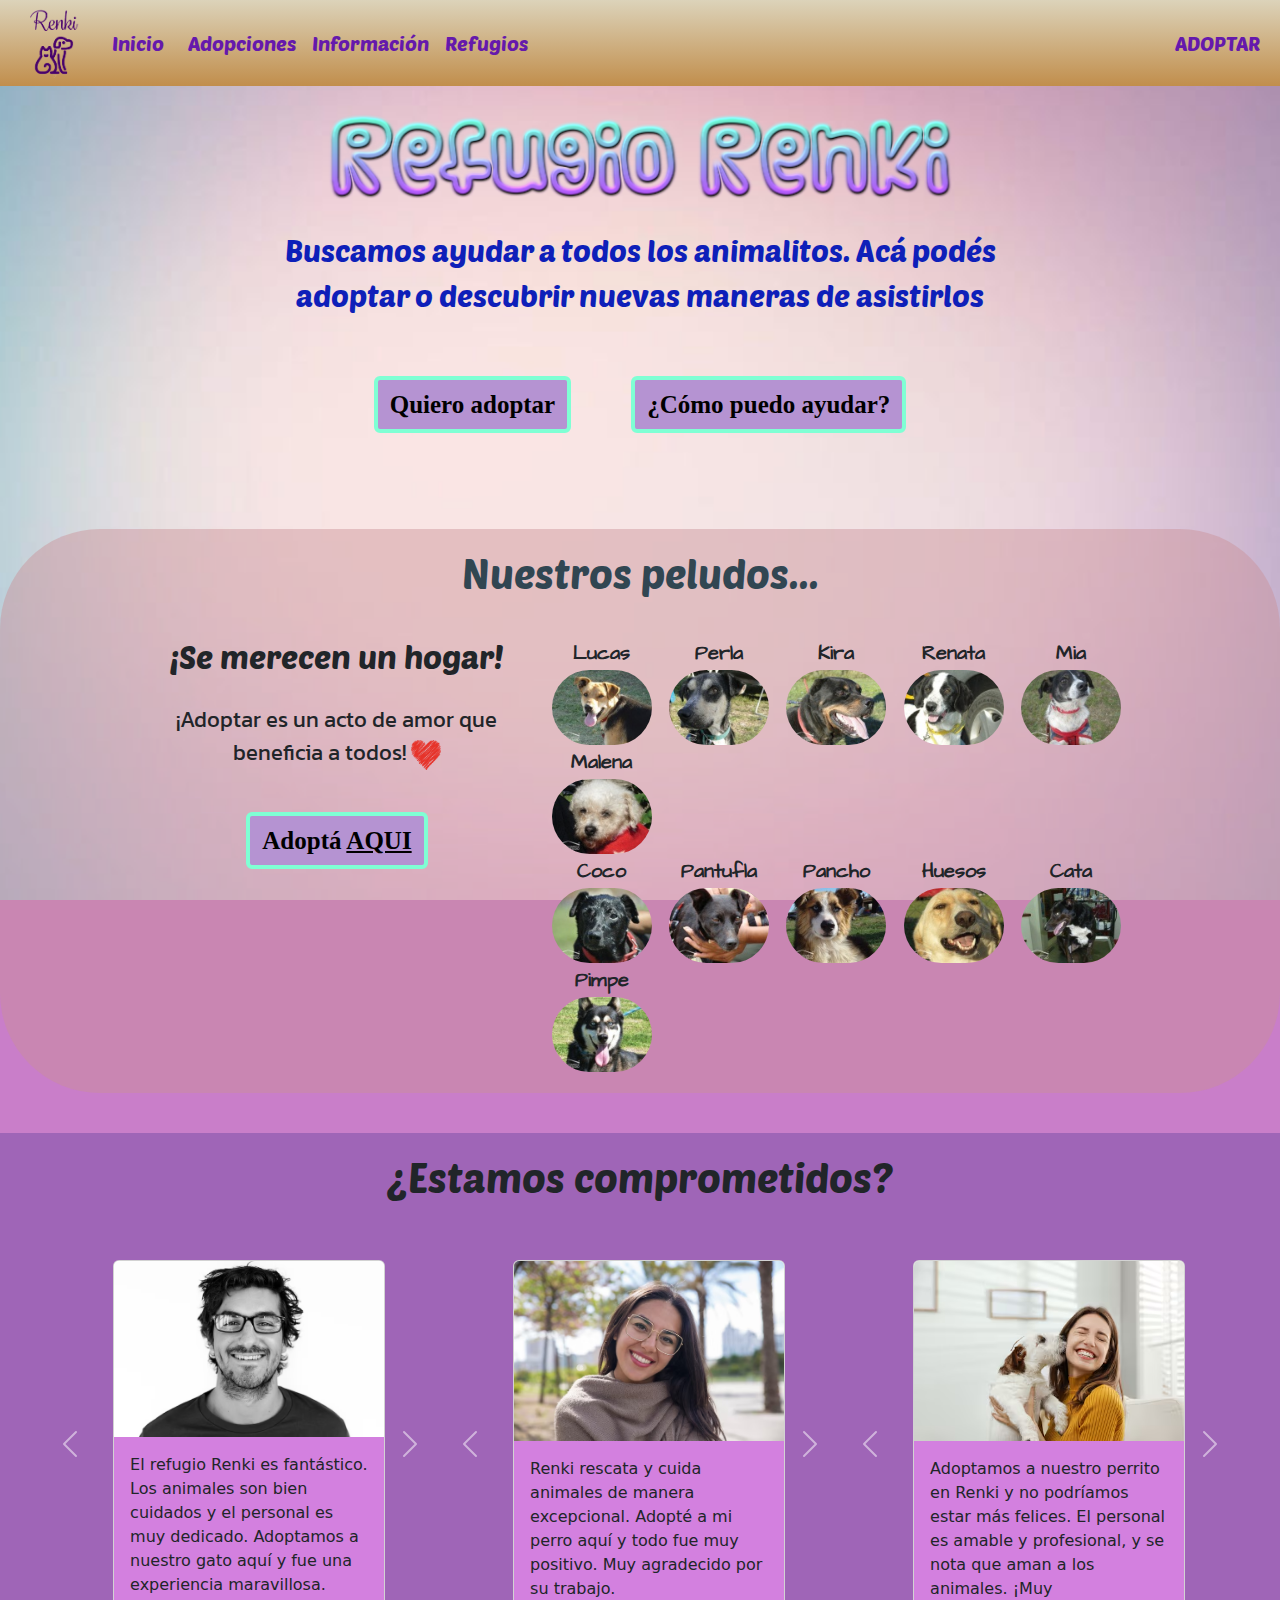
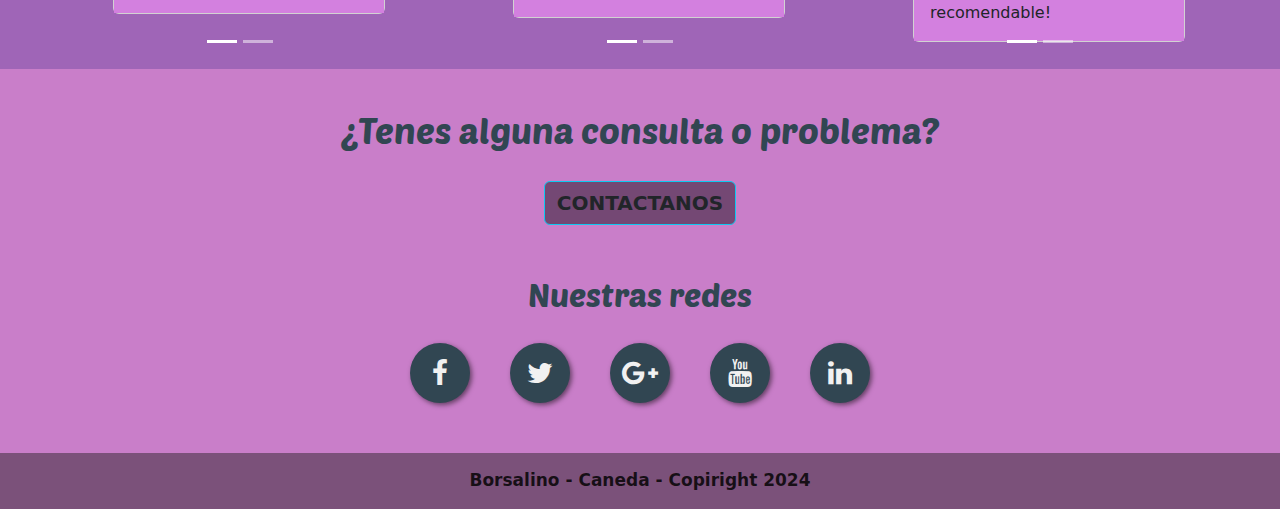
<file: index.html>
<!DOCTYPE html>
<html lang="en">
<head>
    <meta charset="UTF-8">
    <meta http-equiv="X-UA-Compatible" content="IE=edge">
    <meta name="viewport" content="width=device-width, initial-scale=1.0">
    <title>Refugio Renki | Inicio</title>

    <link rel="preconnect" href="https://fonts.googleapis.com">
    <link rel="preconnect" href="https://fonts.gstatic.com" crossorigin>
    <link href="https://fonts.googleapis.com/css2?family=Kanit:ital,wght@0,100;0,200;0,300;0,400;0,500;0,600;0,700;0,800;0,900;1,100;1,200;1,300;1,400;1,500;1,600;1,700;1,800;1,900&family=Pacifico&family=Poetsen+One&display=swap" rel="stylesheet">
    <link rel="preconnect" href="https://fonts.gstatic.com" crossorigin>
    <link href="https://fonts.googleapis.com/css2?family=Architects+Daughter&family=Playfair+Display+SC:ital,wght@0,400;0,700;0,900;1,400;1,700;1,900&family=Playpen+Sans:wght@100..800&family=Playwrite+ES:wght@100..400&family=Playwrite+NG+Modern:wght@100..400&display=swap" rel="stylesheet">



    <link rel="stylesheet" href="https://stackpath.bootstrapcdn.com/font-awesome/4.7.0/css/font-awesome.min.css">
    <link rel="stylesheet" href="styles/estilos.css">

</head>

<body class = "bodystyle">

<nav class="navbarGeneral navbar navbar-expand-lg">
    <div class="container-fluid navbarPrimerDiv">
      <img src="images/logo.png" width="80px" height="70px" alt="logo" title="Renki">
      <a class="navbar-brand">Inicio</a>
      <button class="navbar-toggler" type="button" data-bs-toggle="collapse" data-bs-target="#navbarNavAltMarkup" aria-controls="navbarNavAltMarkup" aria-expanded="false" aria-label="Toggle navigation">
        <span class="navbar-toggler-icon"></span>

      </button>
      <div class="collapse navbar-collapse" id="navbarNavAltMarkup">
        <div class="navbar-nav navbarPrimerDiv">
          <a class="nav-link" aria-current="page" href="adopciones.html">Adopciones</a>
          <a class="nav-link" aria-current="page" href="informacion.html">Información</a>
          <a class="nav-link" aria-current="page" href="refugios.html">Refugios</a>
        </div>
      </div>
    </div>
    <div class="navbarSegundoDiv collapse navbar-collapse" id="navbarNavAltMarkup">
        <a class="nav-link" aria-current="page" href="login.html">ADOPTAR</a>
    </div>
</nav>

<div id = "unaIntro">
  <div class="imagenTitulo"><img src="images/titulo.png"></div>
  <div><p class="descripcionIntro">Buscamos ayudar a todos los animalitos. Acá podés adoptar o descubrir nuevas maneras de asistirlos<p></div>
  <div class = "man">
    <div class="botonAdoptar">
     <a class="btn" href="adopciones.html">Quiero adoptar</a>
    </div>
    <div class="botonAdoptar">
    <a class="btn" href="informacion.html">¿Cómo puedo ayudar?</a>
    </div>
  </div>
</div>  


<section>
  <article class="nuestrosPeludos">


<h1>Nuestros peludos...</h1>


<div class="mitades">

<div class="mitad1">

    <h2 class="merecenHogar">¡Se merecen un hogar!</h2>

    <div class="textoAlbum">
        <span>¡Adoptar es un acto de amor que beneficia a todos!</span> <img src="images/corazon.png" width="30px" height="30px" alt="corazon" title="adopta">
    </div>

    <div class="botonAdoptar">
      <a class="btn" href="login.html" target="_blank">Adoptá <u>AQUI</u></a>
    </div>
        

</div>
<div class="mitad2">

    <div class="contenedor1">

        <table>
            <tr><td>Lucas</td></tr>
            <tr><td><img src="images/amigo1.jpg" alt="amigos" title="Lucas"></td></tr>
        </table>
        <table>
            <tr><td>Perla</td></tr>
            <tr><td><img src="images/amigo2.jpg" alt="amigos" title="Perla"></td></tr>
        </table>
        <table>
            <tr><td>Kira</td></tr>
            <tr><td><img src="images/amigo3.jpg" alt="amigos" title="Kira"></td></tr>
        </table>
        <table>
            <tr><td>Renata</td></tr>
            <tr><td><img src="images/amigo4.jpg" alt="amigos" title="Renata"></td></tr>
        </table>
        <table>
            <tr><td>Mia</td></tr>
            <tr><td><img src="images/amigo5.jpg" alt="amigos" title="Mia"></td></tr>
        </table>
        <table>
            <tr><td>Malena</td></tr>
            <tr><td><img src="images/amigo6.jpg" alt="amigos" title="Malena"></td></tr>
        </table>
    </div>

    <div class="contenedor1">

        <table>
            <tr><td>Coco</td></tr>
            <tr><td><img src="images/amigo7.jpg" alt="amigos" title="Coco"></td></tr>
        </table>
        <table>
            <tr><td>Pantufla</td></tr>
            <tr><td><img src="images/amigo8.jpg" alt="amigos" title="Pantufla"></td></tr>
        </table>
        <table>
            <tr><td>Pancho</td></tr>
            <tr><td><img src="images/amigo9.jpg" alt="amigos" title="Pancho"></td></tr>
        </table>
        <table>
            <tr><td>Huesos</td></tr>
            <tr><td><img src="images/amigo10.jpg" alt="amigos" title="Huesos"></td></tr>
        </table>
        <table>
            <tr><td>Cata</td></tr>
            <tr><td><img src="images/amigo11.jpg" alt="amigos" title="Cata"></td></tr>
        </table>
        <table>
            <tr><td>Pimpe</td></tr>
            <tr><td><img src="images/amigo12.jpg" alt="amigos" title="Pimpe"></td></tr>
        </table>
    </div>

</div>
</div>

</atricle>
</section>



<section>
    <article>

        <div class="opiniones"><h3>¿Estamos comprometidos?</h3></div>

        <div class="comentarios">
        <div id="carouselExampleIndicators" class="carousel slide comentarios1">
            <div class="carousel-indicators">
              <button type="button" data-bs-target="#carouselExampleIndicators" data-bs-slide-to="0" class="active" aria-current="true" aria-label="Slide 1"></button>
              <button type="button" data-bs-target="#carouselExampleIndicators" data-bs-slide-to="1" aria-label="Slide 2"></button>
            </div>
            <div class="carousel-inner carrouselCentrado">
              <div class="carousel-item active cartas">
                <div class="card">
                    <img src="images/persona1.jpg" class="card-img-top" alt="opiniones">
                    <div class="card-body">
                      <p class="card-text">El refugio Renki es fantástico. Los animales son bien cuidados y el personal es muy dedicado. Adoptamos a nuestro gato aquí y fue una experiencia maravillosa.</p>
                    </div>
                  </div>
              </div>
              <div class="carousel-item cartas">
                <div class="card">
                    <img src="images/persona2.jpg" class="card-img-top" alt="opiniones">
                    <div class="card-body">
                      <p class="card-text">Está limpio y bien mantenido. El personal nos ayudó a encontrar el perro perfecto para nuestra familia. Excelente lugar para adoptar.</p>
                    </div>
                  </div>
              </div>
            </div>
            <button class="carousel-control-prev" type="button" data-bs-target="#carouselExampleIndicators" data-bs-slide="prev">
              <span class="carousel-control-prev-icon rounded-3" aria-hidden="true"></span>
              <span class="visually-hidden">Previous</span>
              
            </button>
            <button class="carousel-control-next" type="button" data-bs-target="#carouselExampleIndicators" data-bs-slide="next">
              <span class="carousel-control-next-icon rounded-3" aria-hidden="true"></span>
              <span class="visually-hidden">Next</span>
            </button>
          </div>






          <div id="carouselExampleIndicators2" class="carousel slide comentarios2">
            <div class="carousel-indicators">
              <button type="button" data-bs-target="#carouselExampleIndicators2" data-bs-slide-to="0" class="active" aria-current="true" aria-label="Slide 1"></button>
              <button type="button" data-bs-target="#carouselExampleIndicators2" data-bs-slide-to="1" aria-label="Slide 2"></button>
              
            </div>
            <div class="carousel-inner">
              <div class="carousel-item active cartas">
                <div class="card">
                    <img src="images/persona3.jpg" class="card-img-top" alt="opiniones">
                    <div class="card-body">
                      <p class="card-text">Renki rescata y cuida animales de manera excepcional. Adopté a mi perro aquí y todo fue muy positivo. Muy agradecido por su trabajo.</p>
                    </div>
                  </div>
              </div>
              <div class="carousel-item cartas">
                <div class="card">
                    <img src="images/persona4.jpg" class="card-img-top" alt="opiniones">
                    <div class="card-body">
                      <p class="card-text">El refugio Renki es impresionante. El personal es atento y realmente se preocupa por los animales. Adoptamos a nuestra gata y estamos muy contentos.</p>
                    </div>
                  </div>
              </div>
            </div>
            <button class="carousel-control-prev" type="button" data-bs-target="#carouselExampleIndicators2" data-bs-slide="prev">
              <span class="carousel-control-prev-icon rounded-3" aria-hidden="true"></span>
              <span class="visually-hidden">Previous</span>
            </button>
            <button class="carousel-control-next" type="button" data-bs-target="#carouselExampleIndicators2" data-bs-slide="next">
              <span class="carousel-control-next-icon rounded-3" aria-hidden="true"></span>
              <span class="visually-hidden">Next</span>
            </button>
          </div>








          <div id="carouselExampleIndicators3" class="carousel slide comentarios3">
            <div class="carousel-indicators">
              <button type="button" data-bs-target="#carouselExampleIndicators3" data-bs-slide-to="0" class="active" aria-current="true" aria-label="Slide 1"></button>
              <button type="button" data-bs-target="#carouselExampleIndicators3" data-bs-slide-to="1" aria-label="Slide 2"></button>
              
            </div>
            <div class="carousel-inner">
              <div class="carousel-item active cartas">
                <div class="card">
                    <img src="images/persona5.jpg" class="card-img-top" alt="opiniones">
                    <div class="card-body">
                      <p class="card-text">Adoptamos a nuestro perrito en Renki y no podríamos estar más felices. El personal es amable y profesional, y se nota que aman a los animales. ¡Muy recomendable!</p>
                    </div>
                  </div>
              </div>
              <div class="carousel-item cartas">
                <div class="card">
                    <img src="images/persona6.jpg" class="card-img-top" alt="opiniones">
                    <div class="card-body">
                      <p class="card-text">Adopté a mi gato en el refugio Renki y fue una experiencia increíble. El personal es muy atento y los animales están bien cuidados. Definitivamente los recomendaría.</p>
                    </div>
                  </div>
              </div>
            </div>
            <button class="carousel-control-prev" type="button" data-bs-target="#carouselExampleIndicators3" data-bs-slide="prev">
              <span class="carousel-control-prev-icon rounded-3" aria-hidden="true"></span>
              <span class="visually-hidden">Previous</span>
            </button>
            <button class="carousel-control-next" type="button" data-bs-target="#carouselExampleIndicators3" data-bs-slide="next">
              <span class="carousel-control-next-icon rounded-3" aria-hidden="true"></span>
              <span class="visually-hidden">Next</span>
            </button>
          </div>
        </div>

    </article>
</section>

<section class="dudasConsultas">
  <h4>¿Tenes alguna consulta o problema?</h4>
  <div class="botonContacto">
    <a href="Contacto.html" target="_blank"><button class="btn border border-info"> CONTACTANOS</button></a>
  </div>
</section>


<footer class="footer">

<section class="redesSociales">
  <article>

    <h2 class="textoNuestrasRedes">Nuestras redes</h2>
      <div class="buttonsRedes">
      <a href="#" class="fa fa-facebook margenAmpliadoDerecho"></a>
      <a href="#" class="fa fa-twitter margenAmpliadoDerecho"></a>
      <a href="#" class="fa fa-google-plus margenAmpliadoDerecho"></a>
      <a href="#" class="fa fa-youtube margenAmpliadoDerecho"></a>
      <a href="#" class="fa fa-linkedin margenAmpliadoIzquierdo"></a>

      </div>
  </article>
</section>


    <div class="copyrightIndex">
        <span><strong>Borsalino - Caneda - Copiright 2024</strong></span>
    </div>
    </footer>
    
</body>

<link href="https://cdn.jsdelivr.net/npm/bootstrap@5.3.3/dist/css/bootstrap.min.css" rel="stylesheet" integrity="sha384-QWTKZyjpPEjISv5WaRU9OFeRpok6YctnYmDr5pNlyT2bRjXh0JMhjY6hW+ALEwIH" crossorigin="anonymous">
<script src="https://cdn.jsdelivr.net/npm/bootstrap@5.3.3/dist/js/bootstrap.bundle.min.js" integrity="sha384-YvpcrYf0tY3lHB60NNkmXc5s9fDVZLESaAA55NDzOxhy9GkcIdslK1eN7N6jIeHz" crossorigin="anonymous"></script>

</html>
</file>
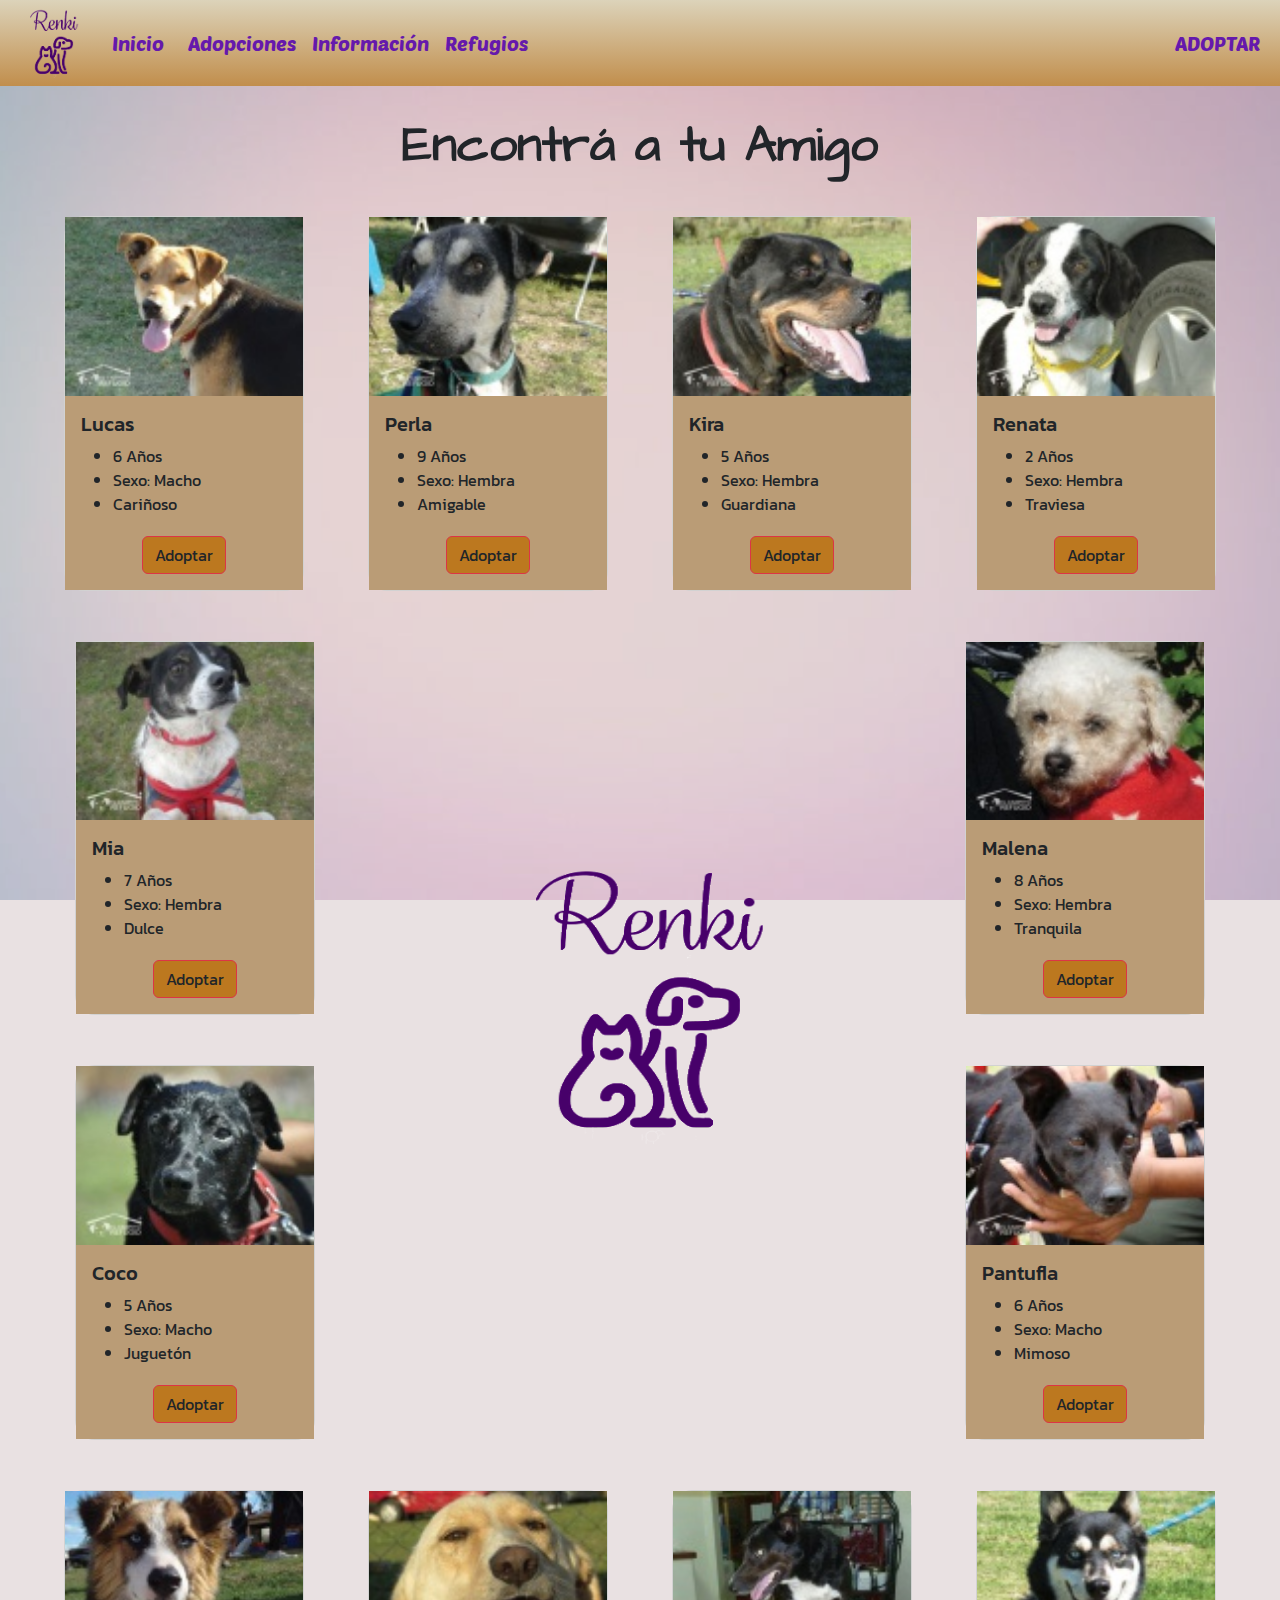
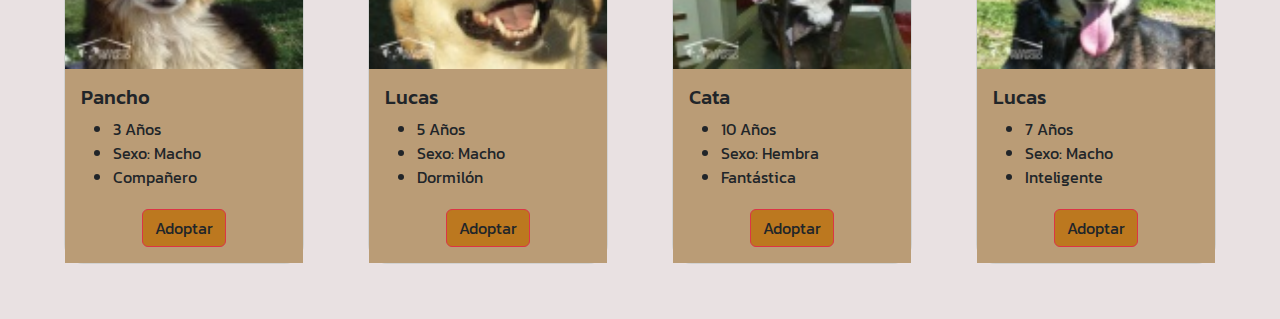
<file: adopciones.html>
<!DOCTYPE html>
<head>
    <meta charset="UTF-8">
    <meta http-equiv="X-UA-Compatible" content="IE=edge">
    <meta name="viewport" content="width=device-width, initial-scale=1.0">
    <title>Refugio Renki | Adopciones</title>

    <link rel="preconnect" href="https://fonts.googleapis.com">
    <link rel="preconnect" href="https://fonts.gstatic.com" crossorigin>
    <link href="https://fonts.googleapis.com/css2?family=Kanit:ital,wght@0,100;0,200;0,300;0,400;0,500;0,600;0,700;0,800;0,900;1,100;1,200;1,300;1,400;1,500;1,600;1,700;1,800;1,900&family=Pacifico&family=Poetsen+One&display=swap" rel="stylesheet">
    <link rel="preconnect" href="https://fonts.gstatic.com" crossorigin>
    <link href="https://fonts.googleapis.com/css2?family=Architects+Daughter&family=Playfair+Display+SC:ital,wght@0,400;0,700;0,900;1,400;1,700;1,900&family=Playpen+Sans:wght@100..800&family=Playwrite+ES:wght@100..400&family=Playwrite+NG+Modern:wght@100..400&display=swap" rel="stylesheet">


    <link rel="stylesheet" href="styles/estilos.css">
</head>
<body id="bodyAdopciones">

    <nav class="navbarGeneral navbar navbar-expand-lg">
        <div class="container-fluid navbarPrimerDiv">
        <img src="images/logo.png" width="80px" height="70px" alt="logo" title="Renki">
          <a class="navbar-brand" href="index.html">Inicio</a>
          <button class="navbar-toggler" type="button" data-bs-toggle="collapse" data-bs-target="#navbarNavAltMarkup" aria-controls="navbarNavAltMarkup" aria-expanded="false" aria-label="Toggle navigation">
            <span class="navbar-toggler-icon"></span>
    
          </button>
          <div class="collapse navbar-collapse" id="navbarNavAltMarkup">
            <div class="navbar-nav navbarPrimerDiv">
              <a class="nav-link" aria-current="page">Adopciones</a>
              <a class="nav-link" aria-current="page" href="informacion.html">Información</a>
              <a class="nav-link" aria-current="page" href="refugios.html">Refugios</a>
            </div>
          </div>
        </div>
        <div class="navbarSegundoDiv collapse navbar-collapse" id="navbarNavAltMarkup">
            <a class="nav-link" aria-current="page" href="login.html">ADOPTAR</a>
        </div>
    </nav>


    

    <section class="seccionAdopciones">
        <article>
            <h1 id="Estilo">Encontrá a tu Amigo</h1>
            <div class="primeraFila">


              <div class="card">
                <img src="images/amigo1.jpg" style="width: 100%; height: 80%;" rounded-start alt="perros" title="Lucas">
                <div class="card-body">
                  <h5 class="card-title">Lucas</h5>
                  <ul>
                    <li>6 Años</li>
                    <li>Sexo: Macho</li>
                    <li>Cariñoso</li>
                  </ul>
                   <div class="botoncitoAdopciones"><a href="login.html" class="btn text-center border border-danger">Adoptar</a></div>
                  
                </div>
              </div>


              <div class="card">
                <img src="images/amigo2.jpg"  img-fluid rounded-start alt="perros" title="Perla">
                <div class="card-body">
                  <h5 class="card-title">Perla</h5>
                  <ul>
                    <li>9 Años</li>
                    <li>Sexo: Hembra</li>
                    <li>Amigable</li>
                  </ul>
                  <div class="botoncitoAdopciones"><a href="login.html" class="btn text-center border border-danger">Adoptar</a></div>
                </div>
              </div>


              <div class="card">
                <img src="images/amigo3.jpg" img-fluid rounded-start alt="perros" title="Kira">
                <div class="card-body">
                  <h5 class="card-title">Kira</h5>
                  <ul>
                    <li>5 Años</li>
                    <li>Sexo: Hembra</li>
                    <li>Guardiana</li>
                  </ul>
                  <div class="botoncitoAdopciones"><a href="login.html" class="btn text-center border border-danger">Adoptar</a></div>
                </div>
              </div>



              <div class="card">
                <img src="images/amigo4.jpg" img-fluid rounded-start alt="perros" title="Renata">
                <div class="card-body">
                  <h5 class="card-title">Renata</h5>
                  <ul>
                    <li>2 Años</li>
                    <li>Sexo: Hembra</li>
                    <li>Traviesa</li>
                  </ul>
                  <div class="botoncitoAdopciones"><a href="login.html" class="btn text-center border border-danger">Adoptar</a></div>
                </div>
              </div>


            </div>



            
        <div class="segundaFila">
          <div class="card segundaFilaUno">
            <img src="images/amigo5.jpg" img-fluid rounded-start alt="perros" title="Mia">
            <div class="card-body">
              <h5 class="card-title">Mia</h5>
              <ul>
                <li>7 Años</li>
                <li>Sexo: Hembra</li>
                <li>Dulce</li>
              </ul>
              <div class="botoncitoAdopciones"><a href="login.html" class="btn text-center border border-danger">Adoptar</a></div>
            </div>
          </div>

          <div class="card segundaFilaDos">
            <img src="images/amigo6.jpg" img-fluid rounded-start alt="perros" title="Malena">
            <div class="card-body">
              <h5 class="card-title">Malena</h5>
              <ul>
                <li>8 Años</li>
                <li>Sexo: Hembra</li>
                <li>Tranquila</li>
              </ul>
              <div class="botoncitoAdopciones"><a href="login.html" class="btn text-center border border-danger">Adoptar</a></div>
            </div>
          </div>

        </div>

        <div class="segundaFila">
          <div class="card segundaFilaUno">
            <img src="images/amigo7.jpg" img-fluid rounded-start alt="perros" title="Coco">
            <div class="card-body">
              <h5 class="card-title">Coco</h5>
              <ul>
                <li>5 Años</li>
                <li>Sexo: Macho</li>
                <li>Juguetón</li>
              </ul>
              <div class="botoncitoAdopciones"><a href="login.html" class="btn text-center border border-danger">Adoptar</a></div>
            </div>
          </div>

          <div class="card segundaFilaDos">
            <img src="images/amigo8.jpg"  img-fluid rounded-start alt="perros" title="Pantufla">
            <div class="card-body">
              <h5 class="card-title">Pantufla</h5>
              <ul>
                <li>6 Años</li>
                <li>Sexo: Macho</li>
                <li>Mimoso</li>
              </ul>
              <div class="botoncitoAdopciones"><a href="login.html" class="btn text-center border border-danger">Adoptar</a></div>
            </div>
          </div>

        </div>


        <div class="primeraFila">


          <div class="card">
            <img src="images/amigo9.jpg" img-fluid rounded-start alt="perros" title="Pancho">
            <div class="card-body">
              <h5 class="card-title">Pancho</h5>
              <ul>
                <li>3 Años</li>
                <li>Sexo: Macho</li>
                <li>Compañero</li>
              </ul>
              <div class="botoncitoAdopciones"><a href="login.html" class="btn text-center border border-danger">Adoptar</a></div>
            </div>
          </div>


          <div class="card">
            <img src="images/amigo10.jpg" img-fluid rounded-start alt="perros" title="Huesos">
            <div class="card-body">
              <h5 class="card-title">Lucas</h5>
              <ul>
                <li>5 Años</li>
                <li>Sexo: Macho</li>
                <li>Dormilón</li>
              </ul>
              <div class="botoncitoAdopciones"><a href="login.html" class="btn text-center border border-danger">Adoptar</a></div>
            </div>
          </div>


          <div class="card">
            <img src="images/amigo11.jpg" img-fluid rounded-start alt="perros" title="Cata">
            <div class="card-body">
              <h5 class="card-title">Cata</h5>
              <ul>
                <li>10 Años</li>
                <li>Sexo: Hembra</li>
                <li>Fantástica</li>
              </ul>
              <div class="botoncitoAdopciones"><a href="login.html" class="btn text-center border border-danger">Adoptar</a></div>
            </div>
          </div>



          <div class="card">
            <img src="images/amigo12.jpg" img-fluid rounded-start alt="perros" title="Pimpe">
            <div class="card-body">
              <h5 class="card-title">Lucas</h5>
              <ul>
                <li>7 Años</li>
                <li>Sexo: Macho</li>
                <li>Inteligente</li>
              </ul>
              <div class="botoncitoAdopciones"><a href="login.html" class="btn text-center border border-danger">Adoptar</a></div>
            </div>
          </div>


        </div>

        </article>
    </section>
















 <!----   <h1 id="Estilo">Encontrá a tu Amigo</h1>
    <div>
        <div class="ContenedorMascota Cuadro">
            <div id = "PrimeraParte"><img src="Images/Sara.PNG" height="400px" width="280px"></div>
            <div id = "SegundaParte">
                <h4>Sara</h4>
                <div>Edad: 1-2</div>
                <div>Sexo: Hembra</div>
                <div>Raza: Mestiza</div>
                <div>Condición de salud: Saludable</div>
                <div>Refugio SanRoque</div>  
            </div>
        </div>
    </div>
    <div>Otros que buscan hogar</div>
    <h2>Perros Adultos</h2>
    <div>
        <img src="Images/Romeo.PNG">
        <img src="Images/Cuba.PNG" >
        <img src="Images/Maby.PNG" >
    </div>
    <h2>Perros Cachorros</h2>
    <div>
        <img src="Images/Sara.PNG" >
        <img src="Images/Sara.PNG" >
    </div>
    <h2>Gatos Adulto</h2>
    <div></div>
    <h2>Gatos Cachorros</h2>
    <div></div>
    <h2>Discapacitados</h2>
    <div></div>
 -->
</body>

<link href="https://cdn.jsdelivr.net/npm/bootstrap@5.3.3/dist/css/bootstrap.min.css" rel="stylesheet" integrity="sha384-QWTKZyjpPEjISv5WaRU9OFeRpok6YctnYmDr5pNlyT2bRjXh0JMhjY6hW+ALEwIH" crossorigin="anonymous">
<script src="https://cdn.jsdelivr.net/npm/bootstrap@5.3.3/dist/js/bootstrap.bundle.min.js" integrity="sha384-YvpcrYf0tY3lHB60NNkmXc5s9fDVZLESaAA55NDzOxhy9GkcIdslK1eN7N6jIeHz" crossorigin="anonymous"></script>

</html>
</file>
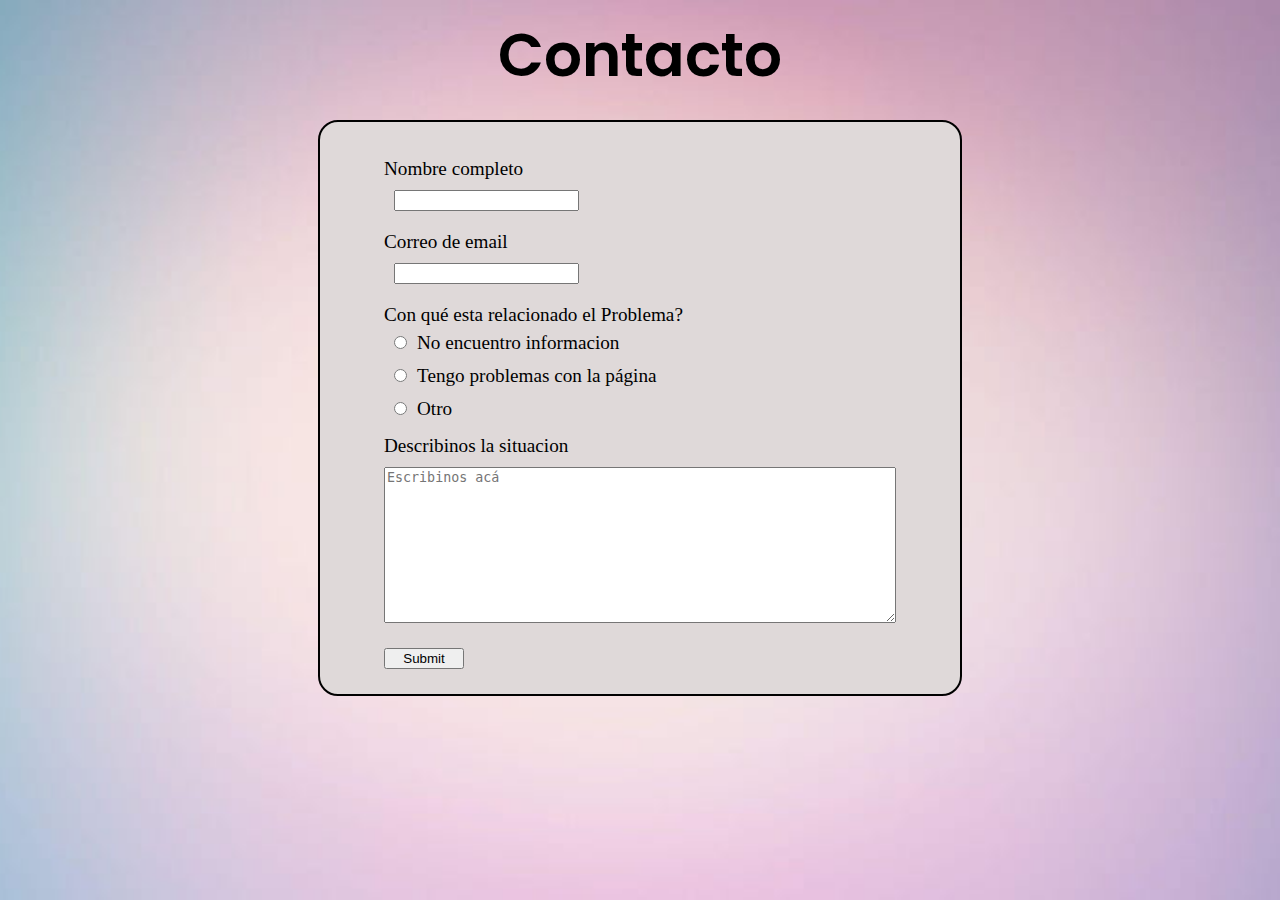
<file: Contacto.html>
<!DOCTYPE html>
<html lang="en">
<head>
    <meta charset="UTF-8">
    <meta http-equiv="X-UA-Compatible" content="IE=edge">
    <meta name="viewport" content="width=device-width, initial-scale=1.0">
    <link rel="stylesheet" href="styles/estilos.css">

    <link rel="preconnect" href="https://fonts.googleapis.com">
  <link rel="preconnect" href="https://fonts.gstatic.com" crossorigin>
  <link href="https://fonts.googleapis.com/css2?family=Playfair+Display:ital,wght@1,500&family=Playwrite+ES:wght@100..400&family=Poppins:wght@600&display=swap" rel="stylesheet">
</head>

<body id="bodystyleFormal">
    
    <div id = "tituloForm">Contacto</div>
    <form class = "formulario">
      <div class = "formPart">
      <label for="Nombre">Nombre completo</label>
      <br>
      <input type="text" id="Nombre" name="Nombre">
      </div>
      <div class = "formPart">
      <label for="Mail">Correo de email</label>
      <br>
      <input type="text" id="Mail" name="Correo">
      </div>
      <div class = "formPart">
      <label for="Queja">Con qué esta relacionado el Problema?</label>
      <br>
      <input type="radio" name="Queja" value="NoInfo"><label for="NoInfo">No encuentro informacion</label><br>
      <input type="radio" name="Queja" value="GGPag"><label for="GGPag">Tengo problemas con la página</label><br>
      <input type="radio" name="Queja" value="Otro"><label for="Otro">Otro</label><br>
      </div>
      <label class="formPart" for="Comentario">Describinos la situacion</label>
      <textarea name="Comentario" id="Comentario" cols="60" rows="10" placeholder="Escribinos acá"></textarea>
      
      <!-- <div class = "formPart">
      <label for="Pet">Tenes Mascota?</label>
      <br>
      <input type="radio" name="Pet" value="NoPet" checked><label for="NoPet">Si</label>
      <input type="radio" name="Pet" value="SiPet"><label for="SiPet">No</label><br>
      </div> -->
      <input id = "Submit" class="formPart" type="submit">

    </form>

    
</body>

</html>
</file>
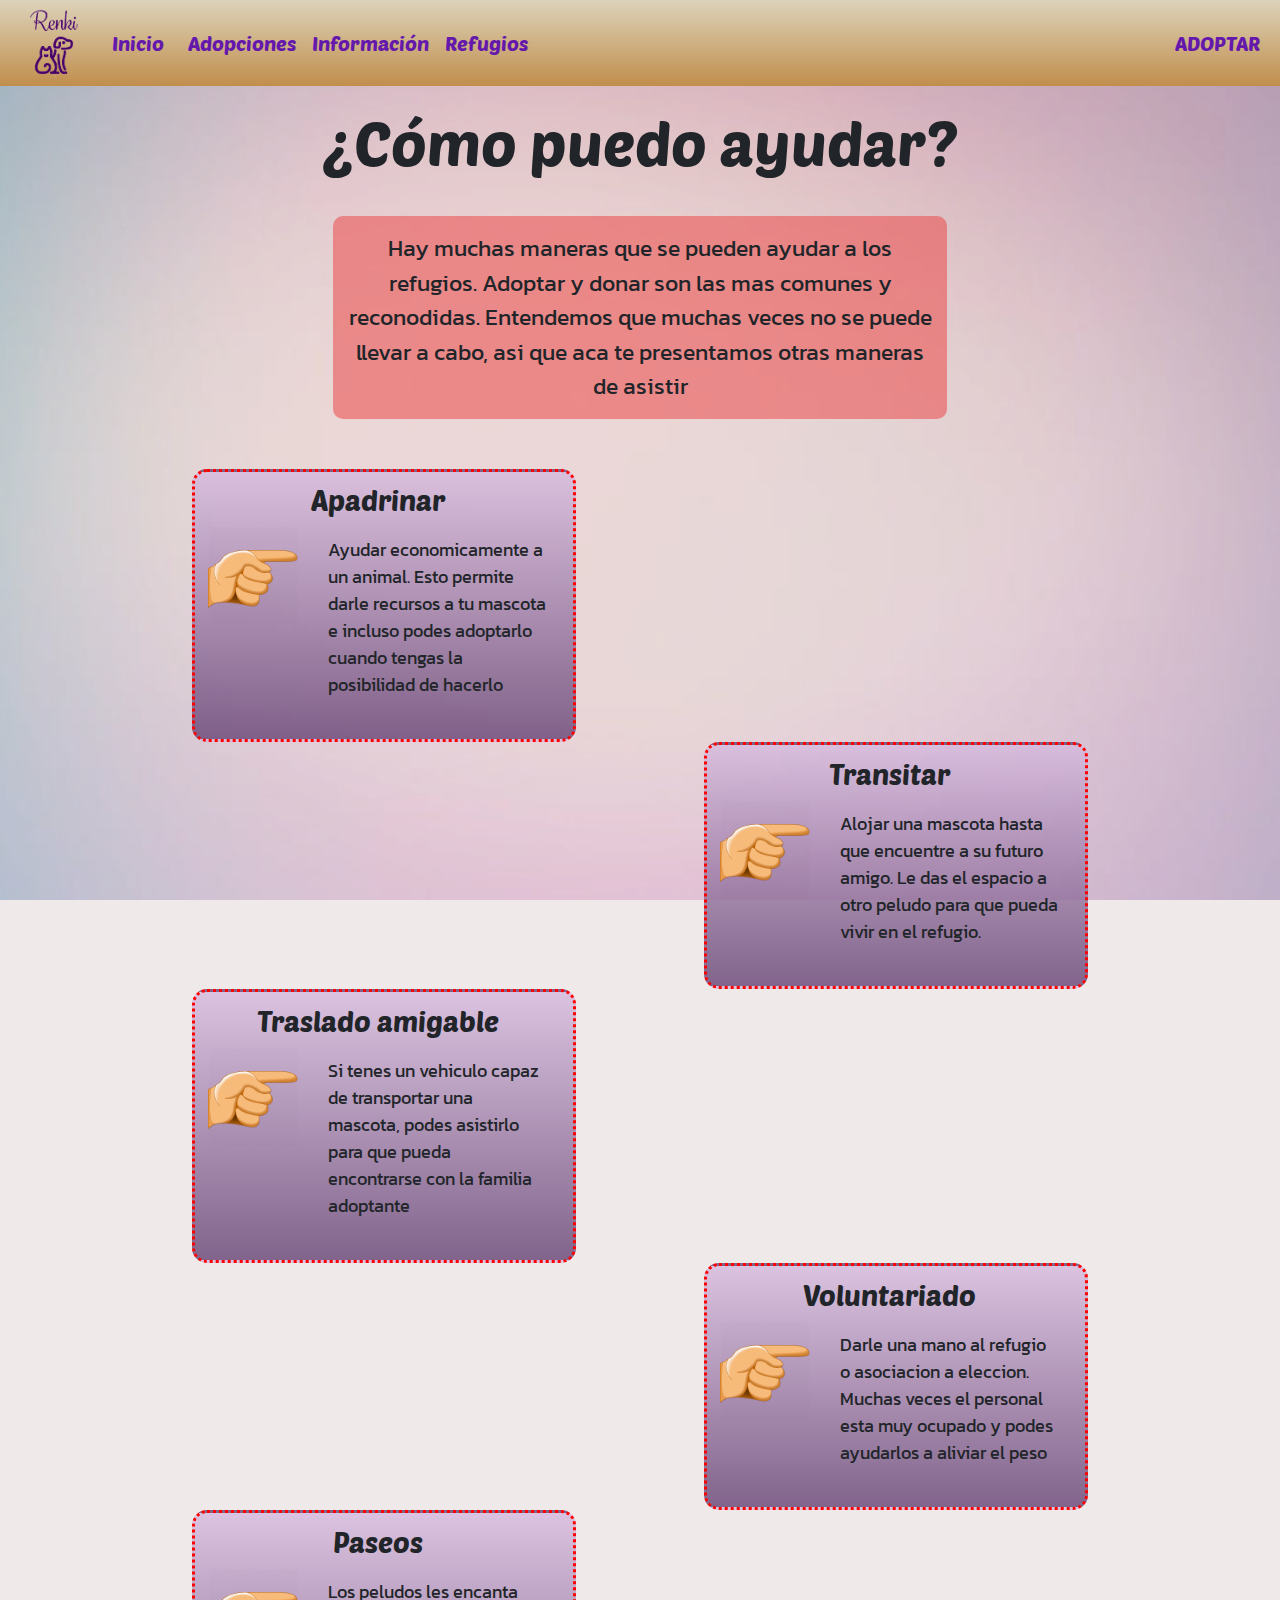
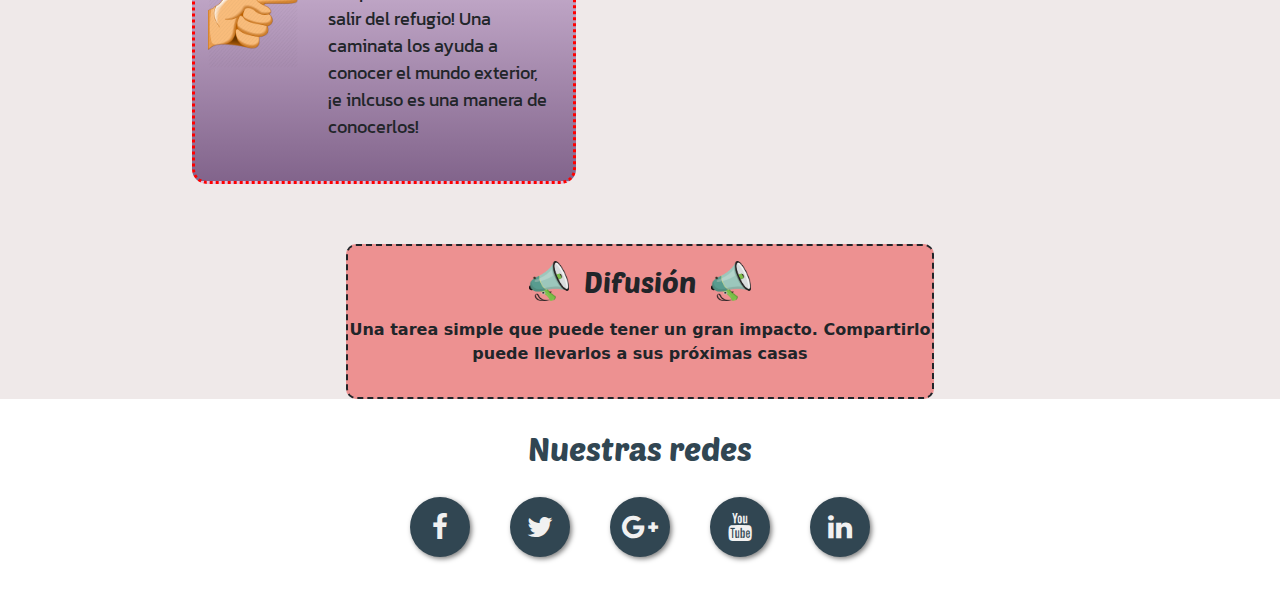
<file: informacion.html>
<!DOCTYPE html>
<html lang="en">
<head>
    <meta charset="UTF-8">
    <meta http-equiv="X-UA-Compatible" content="IE=edge">
    <meta name="viewport" content="width=device-width, initial-scale=1.0">
    <title>Refugio Renki | Información</title>

    <link rel="preconnect" href="https://fonts.googleapis.com">
    <link rel="preconnect" href="https://fonts.gstatic.com" crossorigin>
    <link href="https://fonts.googleapis.com/css2?family=Kanit:ital,wght@0,100;0,200;0,300;0,400;0,500;0,600;0,700;0,800;0,900;1,100;1,200;1,300;1,400;1,500;1,600;1,700;1,800;1,900&family=Pacifico&family=Poetsen+One&display=swap" rel="stylesheet">
    <link rel="preconnect" href="https://fonts.gstatic.com" crossorigin>
    <link href="https://fonts.googleapis.com/css2?family=Architects+Daughter&family=Playfair+Display+SC:ital,wght@0,400;0,700;0,900;1,400;1,700;1,900&family=Playpen+Sans:wght@100..800&family=Playwrite+ES:wght@100..400&family=Playwrite+NG+Modern:wght@100..400&display=swap" rel="stylesheet">

    <link rel="stylesheet" href="https://stackpath.bootstrapcdn.com/font-awesome/4.7.0/css/font-awesome.min.css">
    <link rel="stylesheet" href="styles/estilos.css">
</head>
<body id="bodyInformation">

    <nav class="navbarGeneral navbar navbar-expand-lg">
        <div class="container-fluid navbarPrimerDiv">
          <img src="images/logo.png" width="80px" height="70px" alt="logo" title="Renki">
          <a class="navbar-brand" href="index.html">Inicio</a>
          <button class="navbar-toggler" type="button" data-bs-toggle="collapse" data-bs-target="#navbarNavAltMarkup" aria-controls="navbarNavAltMarkup" aria-expanded="false" aria-label="Toggle navigation">
            <span class="navbar-toggler-icon"></span>
    
          </button>
          <div class="collapse navbar-collapse" id="navbarNavAltMarkup">
            <div class="navbar-nav navbarPrimerDiv">
              <a class="nav-link" aria-current="page" href="adopciones.html">Adopciones</a>
              <a class="nav-link" aria-current="page">Información</a>
              <a class="nav-link" aria-current="page" href="refugios.html">Refugios</a>
            </div>
          </div>
        </div>
        <div class="navbarSegundoDiv collapse navbar-collapse" id="navbarNavAltMarkup">
            <a class="nav-link" aria-current="page" href="login.html" >ADOPTAR</a>
        </div>
    </nav>

<section class="bodyInformacion">

    <h1 id="tituloInformacion">¿Cómo puedo ayudar?</h1>
    <div class="subTits">
        <p>Hay muchas maneras que se pueden ayudar a los refugios. Adoptar y donar son las mas comunes y reconodidas. Entendemos que muchas veces no se puede llevar a cabo, asi que aca te presentamos otras maneras de asistir</p>
    </div>


    <div class="lefties items">
        <h3>Apadrinar</h3>
        <div class="unirManoTexto">
        <img src="images/mano.png" width="100px" height="100px" alt="mano">
        <p>Ayudar economicamente a un animal. Esto permite darle recursos a tu mascota e incluso podes adoptarlo cuando tengas la posibilidad de hacerlo</p>
        </div>
    </div>

    <div class="righties items">
        <h3>Transitar</h3>
        <div class="unirManoTexto">
        <img src="images/mano.png" width="100px" height="100px" alt="mano">
        <p>Alojar una mascota hasta que encuentre a su futuro amigo. Le das el espacio a otro peludo para que pueda vivir en el refugio.</p>
        </div>
    </div>

    <div class="lefties items">
        <h3>Traslado amigable</h3>
        <div class="unirManoTexto">
        <img src="images/mano.png" width="100px" height="100px" alt="mano">
        <p>Si tenes un vehiculo capaz de transportar una mascota, podes asistirlo para que pueda encontrarse con la familia adoptante</p>
        </div>
    </div>

    <div class="righties items">
        <h3>Voluntariado</h3>
        <div class="unirManoTexto">
        <img src="images/mano.png" width="100px" height="100px" alt="mano">
        <p>Darle una mano al refugio o asociacion a eleccion. Muchas veces el personal esta muy ocupado y podes ayudarlos a aliviar el peso</p>
        </div>
    </div>

    <div class="lefties items">
        <h3>Paseos</h3>
        <div class="unirManoTexto">
        <img src="images/mano.png" width="100px" height="100px" alt="mano">
        <p>Los peludos les encanta salir del refugio! Una caminata los ayuda a conocer el mundo exterior, ¡e inlcuso es una manera de conocerlos!</p>
        </div>
    </div>

    <div class="Difus">
        <div class="Cuadro">
            <div class="megafonos">
            <img src="images/megafono.png" width="40px" height="40px" alt="megafono" title="difusion">
            <h3>Difusión</h3>
            <img src="images/megafono.png" width="40px" height="40px" alt="megafono" title="difusion">
            </div>
            <p><b>Una tarea simple que puede tener un gran impacto. Compartirlo puede llevarlos a sus próximas casas</b></p>
        </div>
    </div>
    </section>
    
</body>

<link href="https://cdn.jsdelivr.net/npm/bootstrap@5.3.3/dist/css/bootstrap.min.css" rel="stylesheet" integrity="sha384-QWTKZyjpPEjISv5WaRU9OFeRpok6YctnYmDr5pNlyT2bRjXh0JMhjY6hW+ALEwIH" crossorigin="anonymous">
<script src="https://cdn.jsdelivr.net/npm/bootstrap@5.3.3/dist/js/bootstrap.bundle.min.js" integrity="sha384-YvpcrYf0tY3lHB60NNkmXc5s9fDVZLESaAA55NDzOxhy9GkcIdslK1eN7N6jIeHz" crossorigin="anonymous"></script>    


<section class="redesSociales">
    <article>
  
      <h2 class="textoNuestrasRedes">Nuestras redes</h2>
        <div class="buttonsRedes">
        <a href="#" class="fa fa-facebook margenAmpliadoDerecho"></a>
        <a href="#" class="fa fa-twitter margenAmpliadoDerecho"></a>
        <a href="#" class="fa fa-google-plus margenAmpliadoDerecho"></a>
        <a href="#" class="fa fa-youtube margenAmpliadoDerecho"></a>
        <a href="#" class="fa fa-linkedin margenAmpliadoIzquierdo"></a>
        </div>
    </article>
  </section>

</html>
</file>
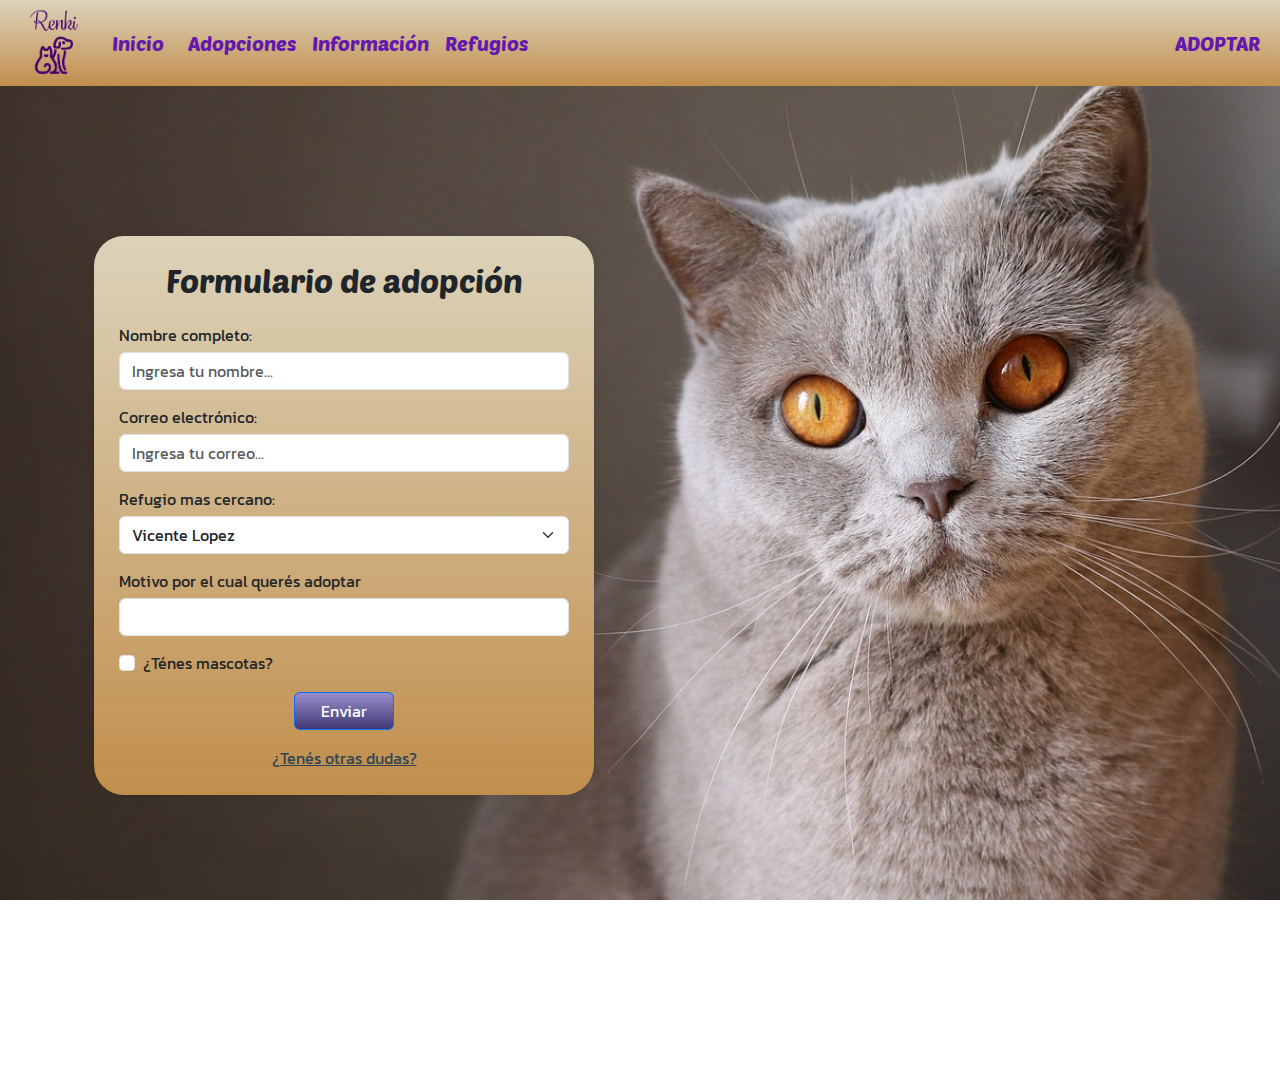
<file: login.html>
<!DOCTYPE html>
<html lang="en">
<head>
    <meta charset="UTF-8">
    <meta http-equiv="X-UA-Compatible" content="IE=edge">
    <meta name="viewport" content="width=device-width, initial-scale=1.0">
    <title>Refugio Renki | Adoptar</title>

    <link rel="preconnect" href="https://fonts.googleapis.com">
    <link rel="preconnect" href="https://fonts.gstatic.com" crossorigin>
    <link href="https://fonts.googleapis.com/css2?family=Kanit:ital,wght@0,100;0,200;0,300;0,400;0,500;0,600;0,700;0,800;0,900;1,100;1,200;1,300;1,400;1,500;1,600;1,700;1,800;1,900&family=Pacifico&family=Poetsen+One&display=swap" rel="stylesheet">
    <link rel="preconnect" href="https://fonts.gstatic.com" crossorigin>
    <link href="https://fonts.googleapis.com/css2?family=Architects+Daughter&family=Playfair+Display+SC:ital,wght@0,400;0,700;0,900;1,400;1,700;1,900&family=Playpen+Sans:wght@100..800&family=Playwrite+ES:wght@100..400&family=Playwrite+NG+Modern:wght@100..400&display=swap" rel="stylesheet">


    <link rel="stylesheet" href="styles/estilos.css">

</head>

<body id="bodyLogin">


<nav class="navbarGeneral navbar navbar-expand-lg">
    <div class="container-fluid navbarPrimerDiv">
      <img src="images/logo.png" width="80px" height="70px" alt="logo" title="Renki">
      <a class="navbar-brand" href="index.html">Inicio</a>
      <button class="navbar-toggler" type="button" data-bs-toggle="collapse" data-bs-target="#navbarNavAltMarkup" aria-controls="navbarNavAltMarkup" aria-expanded="false" aria-label="Toggle navigation">
        <span class="navbar-toggler-icon"></span>

      </button>
      <div class="collapse navbar-collapse" id="navbarNavAltMarkup">
        <div class="navbar-nav navbarPrimerDiv">
          <a class="nav-link" aria-current="page" href="adopciones.html">Adopciones</a>
          <a class="nav-link" aria-current="page" href="informacion.html">Información</a>
          <a class="nav-link" aria-current="page" href="refugios.html">Refugios</a>
        </div>
      </div>
    </div>
    <div class="navbarSegundoDiv collapse navbar-collapse" id="navbarNavAltMarkup">
        <a class="nav-link" aria-current="page">ADOPTAR</a>
    </div>
    </nav>


    <section class="seccionLogin">
        <article>
            <div class="container">
                <div class="container">
                    <div class="login-form">
                      <h2 class="text-center mb-4">Formulario de adopción</h2>
                      <form action="#" method="post" id="loginForm">
                        <div class="form-group marginFormulario">
                          <label for="username">Nombre completo:</label>
                          <input type="text" class="form-control" id="username" name="username" placeholder="Ingresa tu nombre..." required>
                        </div>
                        <div class="form-group marginFormulario">
                          <label for="correo">Correo electrónico:</label>
                          <input type="text" class="form-control" id="correo" name="correo" placeholder="Ingresa tu correo..." required>
                        </div>
                        <div class="form-group marginFormulario">
                        <label>Refugio mas cercano:</label>
                        <select class="form-select" aria-label="Default select example">
                          <option value="1">Vicente Lopez</option>
                          <option value="2">Pilar</option>
                          <option value="3">Ramos Mejía</option>
                        </select>
                        </div>
                        <div class="form-group marginFormulario">
                          <label for="motivo">Motivo por el cual querés adoptar</label>
                          <input type="text" class="form-control" id="motivo" name="motivo" placeholder="" required>
                        </div>

                        <div class="form-group form-check marginFormulario">
                          <input type="checkbox" class="form-check-input" id="rememberMe">
                          <label class="form-check-label" for="rememberMe">¿Ténes mascotas?</label>
                        </div>
                        <div class="btn-center marginFormulario bgvioleta">
                            <button type="submit" class="btn btn-primary" data-toggle="modal" data-target=".bd-example-modal-sm">
                                Enviar
                              </button>
                        </div>

                      </form>
                      <div class="mt-3 text-center bgvioleta">
                        <a href="#">¿Tenés otras dudas?</a>
                      </div>
                    </div>
                  </div>
        </article>
    </section>


    
</body>

<script src="https://code.jquery.com/jquery-3.5.1.slim.min.js"></script>
<link href="https://cdn.jsdelivr.net/npm/bootstrap@5.3.3/dist/css/bootstrap.min.css" rel="stylesheet" integrity="sha384-QWTKZyjpPEjISv5WaRU9OFeRpok6YctnYmDr5pNlyT2bRjXh0JMhjY6hW+ALEwIH" crossorigin="anonymous">
<script src="https://cdn.jsdelivr.net/npm/bootstrap@5.3.3/dist/js/bootstrap.bundle.min.js" integrity="sha384-YvpcrYf0tY3lHB60NNkmXc5s9fDVZLESaAA55NDzOxhy9GkcIdslK1eN7N6jIeHz" crossorigin="anonymous"></script>
<script src="https://stackpath.bootstrapcdn.com/bootstrap/4.5.2/js/bootstrap.min.js"></script>

</html>
</file>
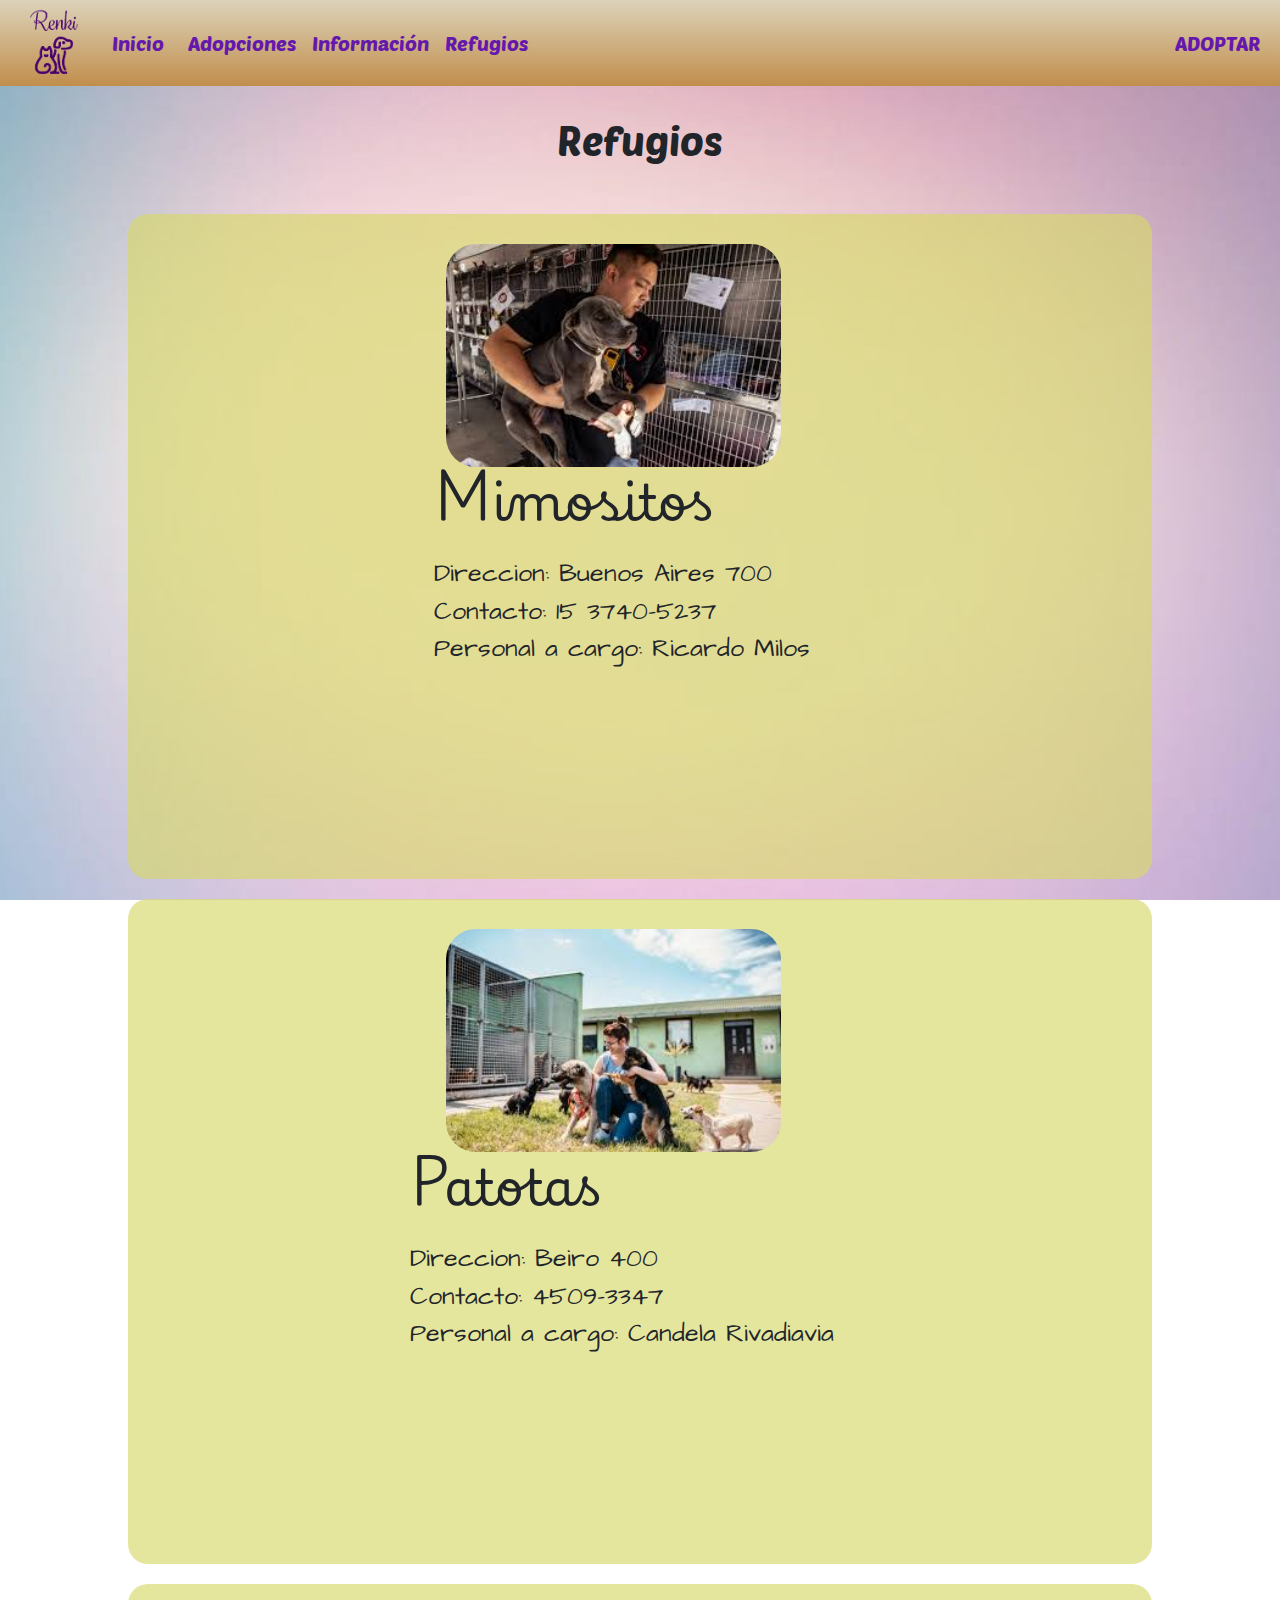
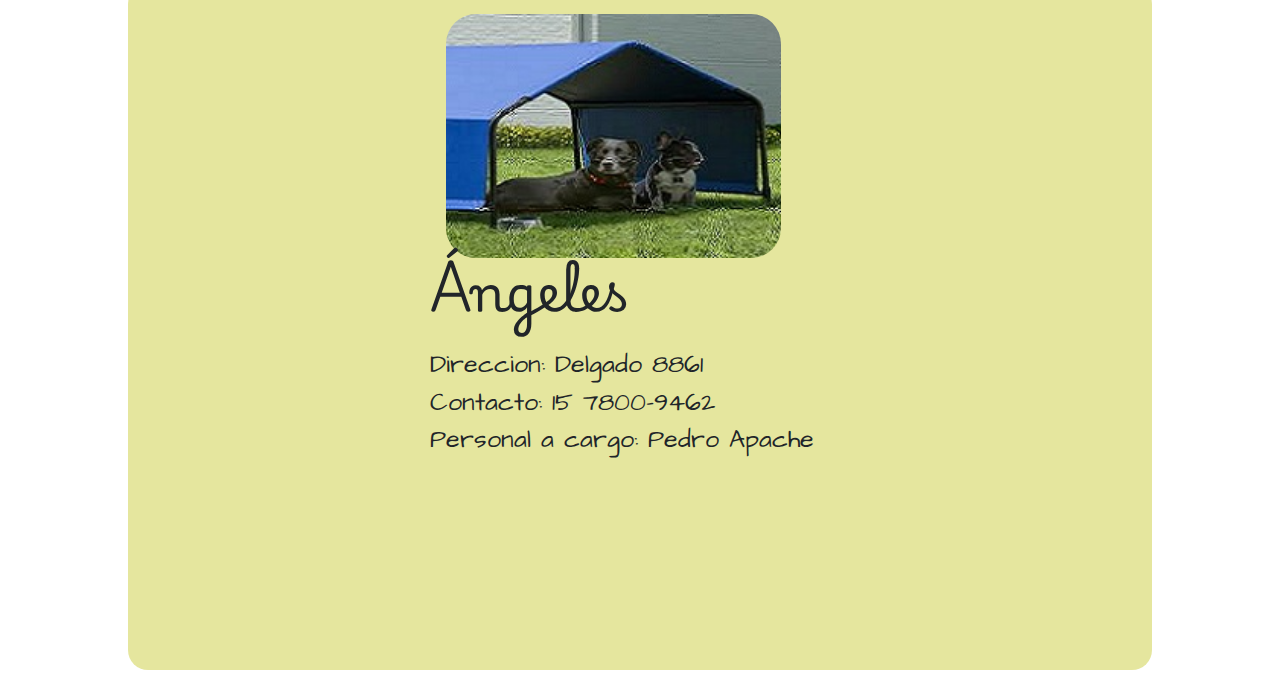
<file: refugios.html>
<!DOCTYPE html>
<head>
    <meta charset="UTF-8">
    <meta http-equiv="X-UA-Compatible" content="IE=edge">
    <meta name="viewport" content="width=device-width, initial-scale=1.0">
    <title>Refugio Renki | Información</title>

    <link rel="preconnect" href="https://fonts.googleapis.com">
    <link rel="preconnect" href="https://fonts.gstatic.com" crossorigin>
    <link href="https://fonts.googleapis.com/css2?family=Kanit:ital,wght@0,100;0,200;0,300;0,400;0,500;0,600;0,700;0,800;0,900;1,100;1,200;1,300;1,400;1,500;1,600;1,700;1,800;1,900&family=Pacifico&family=Poetsen+One&display=swap" rel="stylesheet">
    <link rel="preconnect" href="https://fonts.googleapis.com">
    <link rel="preconnect" href="https://fonts.gstatic.com" crossorigin>
    <link href="https://fonts.googleapis.com/css2?family=Architects+Daughter&family=Playfair+Display+SC:ital,wght@0,400;0,700;0,900;1,400;1,700;1,900&family=Playpen+Sans:wght@100..800&family=Playwrite+ES:wght@100..400&family=Playwrite+NG+Modern:wght@100..400&display=swap" rel="stylesheet">

    <link rel="stylesheet" href="styles/estilos.css">
</head>
<body>

    <nav class="navbarGeneral navbar navbar-expand-lg">
        <div class="container-fluid navbarPrimerDiv">
          <img src="images/logo.png" width="80px" height="70px" alt="logo" title="Renki">
          <a class="navbar-brand" href="index.html">Inicio</a>
          <button class="navbar-toggler" type="button" data-bs-toggle="collapse" data-bs-target="#navbarNavAltMarkup" aria-controls="navbarNavAltMarkup" aria-expanded="false" aria-label="Toggle navigation">
            <span class="navbar-toggler-icon"></span>
    
          </button>
          <div class="collapse navbar-collapse" id="navbarNavAltMarkup">
            <div class="navbar-nav navbarPrimerDiv">
              <a class="nav-link" aria-current="page" href="adopciones.html">Adopciones</a>
              <a class="nav-link" aria-current="page" href="informacion.html">Información</a>
              <a class="nav-link" aria-current="page">Refugios</a>
            </div>
          </div>
        </div>
        <div class="navbarSegundoDiv collapse navbar-collapse" id="navbarNavAltMarkup">
            <a class="nav-link" aria-current="page" href="login.html">ADOPTAR</a>
        </div>
    </nav>


    <h1 class="tituloRefugios">Refugios</h1>

    <div class="EtiquetaRefu">
      <div class= "RefuImg"><img src="images/FotoRefu3.jpg"></div>
      <div class = "RefuDescrip">
        <div class="RefuDescrip2">
            <h2>Mimositos</h2>
            <div>Direccion: Buenos Aires 700</div>
            <div>Contacto: 15 3740-5237</div>
            <div>Personal a cargo: Ricardo Milos</div>
        </div>
           <div class="maps">
            <iframe src="https://www.google.com/maps/embed?pb=!1m18!1m12!1m3!1d105073.23949906467!2d-58.43329845000001!3d-34.615823750000004!2m3!1f0!2f0!3f0!3m2!1i1024!2i768!4f13.1!3m3!1m2!1s0x95bcca3b4ef90cbd%3A0xa0b3812e88e88e87!2sBuenos%20Aires%2C%20CABA!5e0!3m2!1ses-419!2sar!4v1658188843878!5m2!1ses-419!2sar" style="border:0;" allowfullscreen="" loading="lazy" referrerpolicy="no-referrer-when-downgrade"></iframe> 
           </div>
        </div>
      </div>
    </div>

    <div class="EtiquetaRefu">
      <div class= "RefuImg"><img src="images/FotoRefu2.jpg"></div>
      <div class = "RefuDescrip">
        <div class="RefuDescrip2">
            <h2>Patotas</h2>
            <div>Direccion: Beiro 400</div>
            <div>Contacto: 4509-3347</div>
            <div>Personal a cargo: Candela Rivadiavia</div>
        </div>
           <div class="maps">
            <iframe src="https://www.google.com/maps/embed?pb=!1m18!1m12!1m3!1d105073.23949906467!2d-58.43329845000001!3d-34.615823750000004!2m3!1f0!2f0!3f0!3m2!1i1024!2i768!4f13.1!3m3!1m2!1s0x95bcca3b4ef90cbd%3A0xa0b3812e88e88e87!2sBuenos%20Aires%2C%20CABA!5e0!3m2!1ses-419!2sar!4v1658188843878!5m2!1ses-419!2sar" style="border:0;" allowfullscreen="" loading="lazy" referrerpolicy="no-referrer-when-downgrade"></iframe> 
           </div>
        </div>
      </div>
    </div>

    <div class="EtiquetaRefu">
      <div class= "RefuImg imagenEspecialRefugio"><img src="images/FotoRefu.jpg"></div>
      <div class = "RefuDescrip">
        <div class="RefuDescrip2">
          <h2>Ángeles</h2>
          <div>Direccion: Delgado 8861 </div>
          <div>Contacto: 15 7800-9462</div>
          <div>Personal a cargo: Pedro Apache</div>
        </div>
           <div class="maps">
            <iframe src="https://www.google.com/maps/embed?pb=!1m18!1m12!1m3!1d105073.23949906467!2d-58.43329845000001!3d-34.615823750000004!2m3!1f0!2f0!3f0!3m2!1i1024!2i768!4f13.1!3m3!1m2!1s0x95bcca3b4ef90cbd%3A0xa0b3812e88e88e87!2sBuenos%20Aires%2C%20CABA!5e0!3m2!1ses-419!2sar!4v1658188843878!5m2!1ses-419!2sar" style="border:0;" allowfullscreen="" loading="lazy" referrerpolicy="no-referrer-when-downgrade"></iframe> 
           </div>
        </div>
      </div>
    </div>



    
</body>

<link href="https://cdn.jsdelivr.net/npm/bootstrap@5.3.3/dist/css/bootstrap.min.css" rel="stylesheet" integrity="sha384-QWTKZyjpPEjISv5WaRU9OFeRpok6YctnYmDr5pNlyT2bRjXh0JMhjY6hW+ALEwIH" crossorigin="anonymous">
<script src="https://cdn.jsdelivr.net/npm/bootstrap@5.3.3/dist/js/bootstrap.bundle.min.js" integrity="sha384-YvpcrYf0tY3lHB60NNkmXc5s9fDVZLESaAA55NDzOxhy9GkcIdslK1eN7N6jIeHz" crossorigin="anonymous"></script>


</html>
</file>
<file: styles/estilos.css>
/* INDEX */


body{
    margin: 0;
    background-image: url("../images/fondoPastel4.jpg");
    background-position: center center;
    background-attachment: fixed;
    background-size:cover;
}

nav {
    position: relative;
}

.bodystyle {
    background-color: rgb(201, 126, 201);
}

.navbarGeneral {
    width: 100%;
    padding: 10px;
    display: flex;
    justify-content: space-between;
    margin-left: 20pxpx; /* No se por que tiene que ser asi, pero si lo toco, explota*/
    margin-right: 0px;
    background-image: linear-gradient(to bottom, #dcd3ba, #c18e4c);
    font-family: "Poetsen One", sans-serif;
    font-weight: 400;
    font-style: normal;
    font-size: 20px;
    padding-right: 20px;
}

.navbarPrimerDiv img{
    margin-right: 20px;
}

.navbarPrimerDiv a{
    color:rgb(101, 25, 172);
    transition: transform 0.3s ease;
}

.navbarPrimerDiv a:hover{
    color: rgb(68, 150, 150);
    cursor: pointer;
    transition: all 0.4s ease-in-out;
    transform: scale(1.1);
}



.navbarSegundoDiv{
    margin-right: 20px;
}

.navbarSegundoDiv a{
    color:rgb(101, 25, 172);
    transition: transform 0.3s ease;
    animation: animacion1;
    animation-duration: 1s;
    animation-iteration-count: infinite;
}

.navbarSegundoDiv a:hover{
    color: rgb(68, 150, 150);
    cursor: pointer;
    transition: all 0.4s ease-in-out;
    transform: scale(1.1);
}


@keyframes animacion3 {
    from {
        color: rgb(157, 117, 191); }
    to {
        color: rgb(63, 36, 104); } }

@keyframes animacion2 {
    from {
      background-color: rgb(181, 147, 210); }
    to {
       background-color: rgb(148, 97, 193); } }
  
@keyframes animacion1 {
    0% {
      transform: scale(1); }
    50% {
      transform: scale(1.1); }
    100% {
      transform: scale(1); } }

 @keyframes animacion4 {
        from {
            color: rgb(0, 0, 0); }
        to {
            color: #314652; } }
      


#unaIntro {
    padding-top: 20px;
    padding-bottom: 20px;
    text-align: center;
}
 
.descripcionIntro{
    font-size: 30px;
    font-family: "Poetsen One", sans-serif;
    color:rgb(14, 31, 185);
    padding-left: 18%;
    padding-right: 18%;
    margin-top: 20px;
}


.man {
    display: flex;
    justify-content: center;

}


.imagenTitulo img{
    width:50%;
    height:30%;
    min-width: 450px;
    min-height: 60px;
}

.botonAdoptar{
    padding: 30px;
}

.botonAdoptar a{
    background-color:rgb(181, 147, 210);
    font-size: 25px;
    font-weight: bold;
    color: black;
    font-family:Cambria, Cochin, Georgia, Times, 'Times New Roman', serif;
    border: 4px solid aquamarine;
    animation-name: animacion2;
    animation-duration: 0.6s;
    animation-iteration-count: infinite;
    animation-direction: alternate-reverse;
}

.botonAdoptar a:hover{
    background-color:rgb(148, 97, 193);
    border: 4px dashed aquamarine;
}

.botonContacto {
    text-align: center;
    display: flex;
    justify-content: center;
    margin-top: 30px;
}

.botonContacto button{
    background-color: rgba(0, 0, 0, 0.422);
    border: 5px;
    font-weight: bold;
    font-size: 20px;
}

.botonContacto button:hover{
    background-color: rgba(0, 0, 0, 0.543);
    color: black;
}

h1{
    text-align: center;
    color:rgb(153, 107, 196);
    font-family: "Poetsen One", sans-serif;
    font-weight: 400;
    font-style: normal;
    font-size: 40px;
}

h2{
    text-align: center;
    color:rgb(153, 107, 196);
    font-family: "Poetsen One", sans-serif;
    font-weight: 400;
    font-style: normal;
    font-size: 40px;

}

.nuestrosPeludos h1{
    text-align: center;
    color: #314652;
    font-family: "Poetsen One", sans-serif;
    font-weight: 400;
    font-style: normal;
    font-size: 40px;
    padding-top: 20px;
    align-items: center;
}

.botonAdoptar{
    font-size: 50px;
    text-align: center;
    margin-top: 0px;
}

.botonAdoptar button{
    background-color: rgb(174, 115, 229);
    font-family:Impact, Haettenschweiler, 'Arial Narrow Bold', sans-serif;
}

.botonAdoptar button:hover{
    background-color: rgb(130, 49, 205);
}


.nuestrosPeludos{
    margin-top: 40px;
    background-color: rgba(202, 144, 150, 0.452);
    border-radius: 100px;
}

.merecenHogar{
    padding-bottom: 20px;
}

.textoAlbum{
    text-align: center;
    font-family: "Kanit", sans-serif;
    font-size: 22px;
}

.mitades {
    width: 80%;
    margin: auto;
    display: flex;
    margin-top: 20px;
    margin-bottom: 40px;
    padding-top: 20px;
    padding-bottom: 20px;
}


.mitad1{
    width: 40%;
    padding-left: 20px;
}

.mitad2{
    margin-right: 30px;
    width: 60%;
}

.contenedor1 {
    display: flex;
    flex-wrap: wrap;
    justify-content: space-between;
    padding-left: 25px;
}

.contenedor1 td{
    text-align: center;
    font-family: "Architects Daughter", cursive;
    font-weight: 800;
    font-style: normal;
    font-size: 20px;
}

.contenedor1 img{
    border-radius: 90px;
    transition: transform 0.3s ease;
    width: 100px;
    height: 75px;
}

.contenedor1 img:hover {
    transform: scale(1.1);
}


.contenedor2 {
    margin-bottom: 30px;
    display: flex;
    justify-content: center;
    text-align: center;
    background-color: rgba(216, 107, 19, 0.541);
}

.contenedor2 div{
    margin-bottom: 15px;
    
}

.contenedor2 form{
    padding: 20px;
}


h3{
    text-align: center;
    color:rgb(153, 107, 196);
    font-family: "Poetsen One", sans-serif;
    font-weight: 400;
    font-style: normal;
    font-size: 45px;
    margin: 0;
}

.redesSociales{
    display: flex;
    justify-content: center;
    align-items: center;
    margin-bottom: 50px;
    margin-top: 30px;
}

.buttonsRedes {
    min-width: 500px;
    display: flex;
    justify-content: space-around;
    flex-wrap: wrap;
    margin-top: 30px;
  }
  
  .buttonsRedes a {
    text-decoration: none;
    font-size: 28px;
    width: 60px;
    height: 60px;
    line-height: 60px;
    text-align: center;
    background: #314652;
    color: #f1f1f1;
    border-radius: 50%;
    box-shadow: 2px 2px 5px rgba(0, 0, 0, .5);
    transition: all .4s ease-in-out;
  }
  
  .buttonsRedes a:hover {
    transform: scale(1.2);
  }

  .textoNuestrasRedes{
    color: #314652;
  }







.opiniones{
    padding-top: 20px;
    padding-bottom: 10px;
    background-color: rgba(17, 17, 121, 0.226);
}

.opiniones h3{
    font-size: 40px;
}

.comentarios {
    display: flex;
    flex-wrap: wrap;
    justify-content: center;
    background-color: rgba(17, 17, 121, 0.226);
}

.comentarios1{
    min-width: 400px;
}
.comentarios2{
    min-width: 400px;
}
.comentarios3{
    min-width: 400px;
}



.comentarios1{
    padding-left: 2.5%;
    padding-right: 2%;
    width: 25%;

}

.comentarios2{
    padding-left: 2.5%;
    padding-right: 2%;
    width: 25%;
}

.comentarios3{
    padding-left: 2.5%;
    padding-right: 2%;
    width: 25%;
}

.cartas{
    padding: 12%;
    height: 450px;
}

.cartas .card{
    width: 17rem;
}

.carousel-control-prev span,
.carousel-control-next span{
    background-color: transparent;
}


.card-body{
    background-color: rgb(211, 128, 223);
}

.dudasConsultas h4{
    text-align: center;
    font-family: "Poetsen One", sans-serif;
    font-weight: 400;
    font-style: normal;
    font-size: 35px;
    color: #314652;
    padding-top: 40px;
}



.footer{
    text-align: center;
    padding-top: 20px;
    font-size: 17px;
    color: rgba(0, 0, 0, 0.811);
}

.copyrightIndex{
    background-color: rgba(29, 27, 27, 0.452);
    padding-top: 15px;
    padding-bottom: 15px;
}


@media (max-width: 1100px){
    .navbarSegundoDiv a{
        color:rgb(101, 25, 172);
        transition: none;
        animation: none;
    }

    .navbarPrimerDiv a:hover{
        transition: none;
        transform: none;
    }


    .navbarSegundoDiv a:hover{
        transition: none;
        transform: none;
    }

    .navbarSegundoDiv{
        margin-left: 13px;
    }

    .buttonsRedes {
        min-width: 0px;
        margin-top: 30px;
      }

      .buttonsRedes a {
        font-size: 28px;
      }

      .mitades {
        margin-right: 0;
    }
    .mitad1{
        padding-left: 0;
        padding-right: 30px;
    }

    .contenedor1 img{
        width: 85px;
        height: 60px;
    }

    .descripcionIntro{
        font-size: 24px;
    }

    .botonAdoptar a{
        font-size: 22px;
    }

    .merecenHogar{
        font-size: 30px;
    }
    
    .textoAlbum{
        font-size: 21px;
    }

    .nuestrosPeludos h1{
        font-size: 35px;
    }

    .dudasConsultas h4{
        font-size: 33px;
        padding-top: 30px;
    }

    .cartas .card{
        width: 16rem;
    }
    .comentarios1{
        padding-left: 5%;

    }
    
    .comentarios2{
        padding-left: 5%;
    }
    
    .comentarios3{
        padding-left: 5%;
    }

    .opiniones h3{
        font-size: 35px;
    }
    .card .card-text{
        font-size: 16px;
    }

    .footer span{
        font-size: 16px;
    }

}


@media (max-width: 700px){
    .buttons {
        min-width: 0;
        margin-top: 20px;
      }
      .buttonsRedes a {
        font-size: 28px;
      }
      .buttonsRedes{
        justify-content: center;
      }
      .margenAmpliadoDerecho{
        margin-right: 10px;
      }
      .margenAmpliadoIzquierdo{
        margin-left: 10px;
      }
      .contenedor1 img{
        width: 75px;
        height: 50px;
    }
    .descripcionIntro{
        font-size: 22px;
    }

    .botonAdoptar{
        padding: 10px;
    }

    .botonAdoptar a{
        font-size: 20px;
    }

    .merecenHogar{
        font-size: 25px;
    }
    
    .textoAlbum{
        font-size: 19px;
    }
    .nuestrosPeludos h1{
        font-size: 30px;
    }
    .dudasConsultas h4{
        font-size: 26px;
        padding-top: 20px;
    }
    .cartas .card{
        width: 14rem;
    }

    .comentarios1{
        padding-left: 9%;

    }
    
    .comentarios2{
        padding-left: 9%;
    }
    
    .comentarios3{
        padding-left: 9%;
    }

    .opiniones h3{
        font-size: 30px;
    }
    .card .card-text{
        font-size: 14px;
    }

    .footer span{
        font-size: 16px;
    }

}












/* ------------------------------------------------------------------------------------------------------ */
/* ------------------------------------------------------------------------------------------------------ */
/* ------------------------------------------------------------------------------------------------------ */
/* ------------------------------------------------------------------------------------------------------ */
/* ------------------------------------------------------------------------------------------------------ */
/* ------------------------------------------------------------------------------------------------------ */
/* ------------------------------------------------------------------------------------------------------ */
/* ------------------------------------------------------------------------------------------------------ */


/* LOGIN */



#bodyLogin{
    width: 100%;
    height: 1080px;
    background-image: url("../images/fondoRefugios2.jpg");
    background-image: fixed;
    background-size: cover;

}

.seccionLogin{
    padding-top: 150px;
}

.login-form {
    width: 500px;
    padding: 25px;
    background-image: linear-gradient(to bottom, #dcd3ba, #c18e4c);
    border-radius: 30px;
    box-shadow: 0px 0px 10px 0px rgba(0,0,0,0.1);
    font-family: "Kanit", sans-serif;
  }

  .btn-center{
    text-align: center;
  }

  .btn-center button{
    width: 100px;
    font-family: "Kanit", sans-serif;
  }

  .marginFormulario{ 
    margin-bottom: 15px;
  }
  
  .marginFormulario label{
    margin-bottom: 5px;
  }

  .bgvioleta{
    margin-bottom: 0;
  }

  .bgvioleta button{
    background-image: linear-gradient(to bottom, #b694bfd1, #4a2d55d1);
  }

  .bgvioleta a{
    color: #314652;
  }

  .marginFormulario button{
    margin-top: 10px;
  }


  @media (max-width: 700px){
    .login-form {
        width: 450px;
    }
  }



/* ------------------------------------------------------------------------------------------------------ */
/* ------------------------------------------------------------------------------------------------------ */
/* ------------------------------------------------------------------------------------------------------ */
/* ------------------------------------------------------------------------------------------------------ */
/* ------------------------------------------------------------------------------------------------------ */
/* ------------------------------------------------------------------------------------------------------ */
/* ------------------------------------------------------------------------------------------------------ */
/* ------------------------------------------------------------------------------------------------------ */


/* INFORMACION */

#bodyInformation{
    margin: 0;
    padding: 0;
}

#tituloInformacion {
   text-align: center;
   font-size: 60px;
   padding-top: 20px;
   padding-bottom: 30px;
}


.subTits {
    font-size: 23px;
    text-align: center;
    margin-left: 26%;
    margin-right: 26%;
    margin-bottom: 50px;
    font-family: "Kanit", sans-serif;
}

.subTits p{
    border-radius: 10px;
    background-color: rgba(236, 76, 76, 0.561);
    padding: 15px;
}


.bodyInformacion{
    background-color: rgba(207, 188, 190, 0.332);
}

.unirManoTexto{
    display: flex;
    justify-content: space-between;
}

.unirManoTexto p {
    padding-top: 10px;
    padding-left: 20px;
}

.unirManoTexto img{
    padding-right: 10px;
}


.lefties {
    margin-left: 15%;
}


.lefties h3 {
    text-align: center;
}


.righties {
    margin-left: 55%;
    padding-right: 10%;
}


.righties h3 {
    text-align: center;
}


.Difus{
    padding-top: 60px;
    padding-left: 27%;
    padding-right: 27%;
    text-align: center;
    margin-bottom: 30px;
}

.items {
    width: 30%;
    padding: 1% 2% 2% 1%;
    background-image: linear-gradient(to bottom, #d6baded1, #6a4777d1);
    border-radius: 15px;
    border: dotted;
    border-color: red;
    font-family: "Kanit", sans-serif;
    font-size: 18px;
}

.Cuadro {
    border: 2px;
    border-style: dashed;
    background-color: rgba(236, 76, 76, 0.561);
    padding-bottom: 15px;
    border-radius: 10px;
}

.Cuadro h3{
    padding-top: 5px;
    padding-right: 15px;
    padding-left: 15px;
}

.megafonos{
    display: flex;
    justify-content: center;
    padding-top: 15px;
    padding-bottom: 10px;
}

.ContenedorMascota {
    display: flex;
    margin-left: 4%;
    margin-right: 20%;
    padding-left: 5px;
    padding-right: 5px ;
}

#PrimeraParte{
    width : 445px;
    height: 300px;
}

#SegundaParte {
    background-color: white;
}




@media (max-width: 1100px){
    #tituloInformacion {
        font-size: 45px;
        padding-top: 20px;
        padding-bottom: 20px;
     }

     .subTits {
        font-size: 21px;
    }

    .unirManoTexto img{
        width: 0;
        height: 0;
        padding: 0;
        margin: 0;
    }
    .unirManoTexto p {
        padding-left: 0;
    }

    .items p{
        font-size: 17px;
        text-align: center;
    }
    .items h3{
        font-size: 30px;
        padding: 0;
        margin: 0;
    }

    .lefties {
        min-width: 300px;
    } 
    .righties {
        min-width: 300px;
    }
}


@media (max-width: 700px){
    #tituloInformacion {
        font-size: 35px;
        padding-top: 20px;
        padding-bottom: 20px;
     }
     .subTits {
        font-size: 18px;
    }
    .items p{
        font-size: 16px;
        text-align: center;
    }
    .items h3{
        font-size: 25px;
    }

    .lefties {
        margin-left: 8%;
        min-width: 250px;
    } 
    .righties {
        min-width: 250px;
        margin-left: 45%;
        padding-right: 0;
    }
    
}



/* ------------------------------------------------------------------------------------------------------ */
/* ------------------------------------------------------------------------------------------------------ */
/* ------------------------------------------------------------------------------------------------------ */
/* ------------------------------------------------------------------------------------------------------ */
/* ------------------------------------------------------------------------------------------------------ */
/* ------------------------------------------------------------------------------------------------------ */
/* ------------------------------------------------------------------------------------------------------ */
/* ------------------------------------------------------------------------------------------------------ */



/* ADOPCIONES */



#bodyAdopciones{
    padding: 0;
    background-image: url("../images/fondoPastel4.jpg");
    background-position: center center;
    background-attachment: fixed;
    background-size:cover;
}



.seccionAdopciones{
    background-image: url("../images/logo.png");
    background-repeat: no-repeat;
    background-position: center center;
    background-size: 30vw 22vw;
    background-color: rgba(207, 188, 190, 0.452);
    padding-bottom: 0.4%;
}

.seccionAdopciones .card{
    border-radius: 20px;
    width: 15rem;
    margin-bottom: 30px;
}

#Estilo{
    margin-bottom: 40px;
    padding-top: 30px;
    font-family: "Architects Daughter", cursive;
    font-weight: 600;
    font-style: normal;
    font-size: 50px;
    animation-name: animacion4;
    animation-duration: 0.8s;
    animation-iteration-count: infinite;
    animation-direction: alternate-reverse;
}


.primeraFila{
    margin-top: 20px;
    margin-bottom: 20px;
    display: flex;
    justify-content: space-evenly;
    flex-wrap: wrap;
}

.botoncitoAdopciones{
    margin-top: 20px;
    display: flex;
    justify-content: center;
}
.botoncitoAdopciones a{
    background-color: #bc781f;
}

.botoncitoAdopciones a:hover{
    background-color: #bd863d;
}

.segundaFila{
    margin-top: 20px;
    display: flex;
    flex-wrap: wrap;
    justify-content:space-evenly;
}


.segundaFilaUno{
    margin-right: 45%;
}

.primeraFila .card-body{
    background-color: #ba9c76;
    font-family: "Kanit", sans-serif;
}

.segundaFila .card-body{
    background-color: #ba9c76;
    font-family: "Kanit", sans-serif;
}

@media (max-width: 1100px){
    #Estilo{
        font-size: 45px;
    }
    .seccionAdopciones .card{
        width: 14rem;
        margin-bottom: 20px;
    }

    .segundaFila{
        margin-top: 0;
        margin-bottom: 0;
        display: flex;
        flex-wrap: wrap;
        justify-content: center;
    }
}


@media (max-width: 700px){
    #Estilo{
        font-size: 40px;
    }
    .seccionAdopciones .card{
        width: 13rem;
    }
    .segundaFilaUno{
        margin-right: 20px;
    }
}


/* ------------------------------------------------------------------------------------------------------ */
/* ------------------------------------------------------------------------------------------------------ */
/* ------------------------------------------------------------------------------------------------------ */
/* ------------------------------------------------------------------------------------------------------ */
/* ------------------------------------------------------------------------------------------------------ */
/* ------------------------------------------------------------------------------------------------------ */
/* ------------------------------------------------------------------------------------------------------ */
/* ------------------------------------------------------------------------------------------------------ */


.tituloRefugios{
    animation-name: animacion3;
    animation-duration: 1s;
    animation-iteration-count: infinite;
    animation-direction: alternate-reverse;
    padding-top: 30px;
    padding-bottom: 30px;
}

.EtiquetaRefu {
    background-color: rgba(214, 216, 104, 0.644);
    display: flex;
    flex-wrap: wrap;
    justify-content: center;
    align-items: center;
    margin: 20px 10% 20px 10%;
    border-radius: 20px;
    padding-top: 30px;
    padding-bottom: 30px;
}

.EtiquetaRefu h2 {
    font-family: "Playwrite ES", cursive;
    font-optical-sizing: auto;
    font-weight: 400;
    font-style: normal;
    font-size: 50px;
    text-align: start;
}

.RefuImg {
    width: 450px;
    padding-left: 3%;
}

.RefuImg img{
    border-radius: 30px;
    width: 80%;
    height: 80%;
}

.imagenEspecialRefugio img{
    max-height: 20%;
}

.EtiquetaRefu div {
    font-family: "Playfair Display", serif;
    font-optical-sizing: auto;
    font-weight: 500;
    font-style: italic;
    font-size: 25px;
}


.RefuDescrip {
    width: 70%;
    display: flex;
    flex-wrap: wrap;
    justify-content: space-around;
}

.RefuDescrip2 {
    padding-right: 5%;
    padding-top: 0px;
    text-align: justify;
}

.RefuDescrip h2 {
    padding-bottom: 20px;
}

.RefuDescrip div {
    font-family: "Architects Daughter", cursive;
    font-weight: 400;
    font-style: normal;
}

.maps {
    padding-right: 10%;
}

.maps iframe{
    width: 120%;
    height: 110%;
    padding-top: 20px;
}


@media (max-width: 1100px){
    .RefuImg {
        width: 350px;
        padding: 0;
        text-align: center;
        margin-bottom: 30px;
    }
    .RefuDescrip {
        text-align: center;
    }

    .RefuDescrip2{
        padding: 0;
    }

    .maps {
        padding-right: 0;
    }

    .maps iframe{
        width: 110%;
        height: 100%;
    }

    .RefuDescrip h2 {
        font-size: 40px;
        text-align: center;
    }

    .RefuDescrip div {
        font-size: 25px;
    }
}


@media (max-width: 700px){
    .RefuImg {
        width: 300px;
        
    }

    .maps iframe{
        width: 100%;
        height: 90%;
    }

    .RefuDescrip h2 {
        font-size: 30px;
    }
    .RefuDescrip div {
        font-size: 20px;
    }
}







/* ------------------------------------------------------------------------------------------------------ */
/* ------------------------------------------------------------------------------------------------------ */
/* ------------------------------------------------------------------------------------------------------ */
/* ------------------------------------------------------------------------------------------------------ */
/* ------------------------------------------------------------------------------------------------------ */
/* ------------------------------------------------------------------------------------------------------ */
/* ------------------------------------------------------------------------------------------------------ */
/* ------------------------------------------------------------------------------------------------------ */


/*CONTACTO*/



.formulario {
    background-color: rgb(223, 217, 217);
    margin: auto;
    margin-top: 20px;
    display: flex;
    flex-direction: column;
    justify-content: flex-start;
    width: 40%;
    border: solid black 2px;
    padding: 2% 5% 2% 5%;
    font-size: larger;
    border-radius: 20px;
    min-width: 400px;
}

.formPart {
    margin-top: 10px;
}

.formPart input{
    margin: 10px 10px;

}

#tituloForm{
    text-align: center;
    font-size: 60px;
    margin-top: 10px;
    margin-bottom: 10px;
    color: black;
    font-family: "Poppins", sans-serif;
    font-weight: 600;
    font-style: normal;
}

#Submit {
    width: 80px;
    margin-top: 25px;
}

#Comentario{
    margin-top: 10px;
}




@media (max-width: 1100px){
    #tituloForm{
        font-size: 50px;
    }
}


@media (max-width: 700px){
    #tituloForm{
        font-size: 45px;
    }
}
</file>
